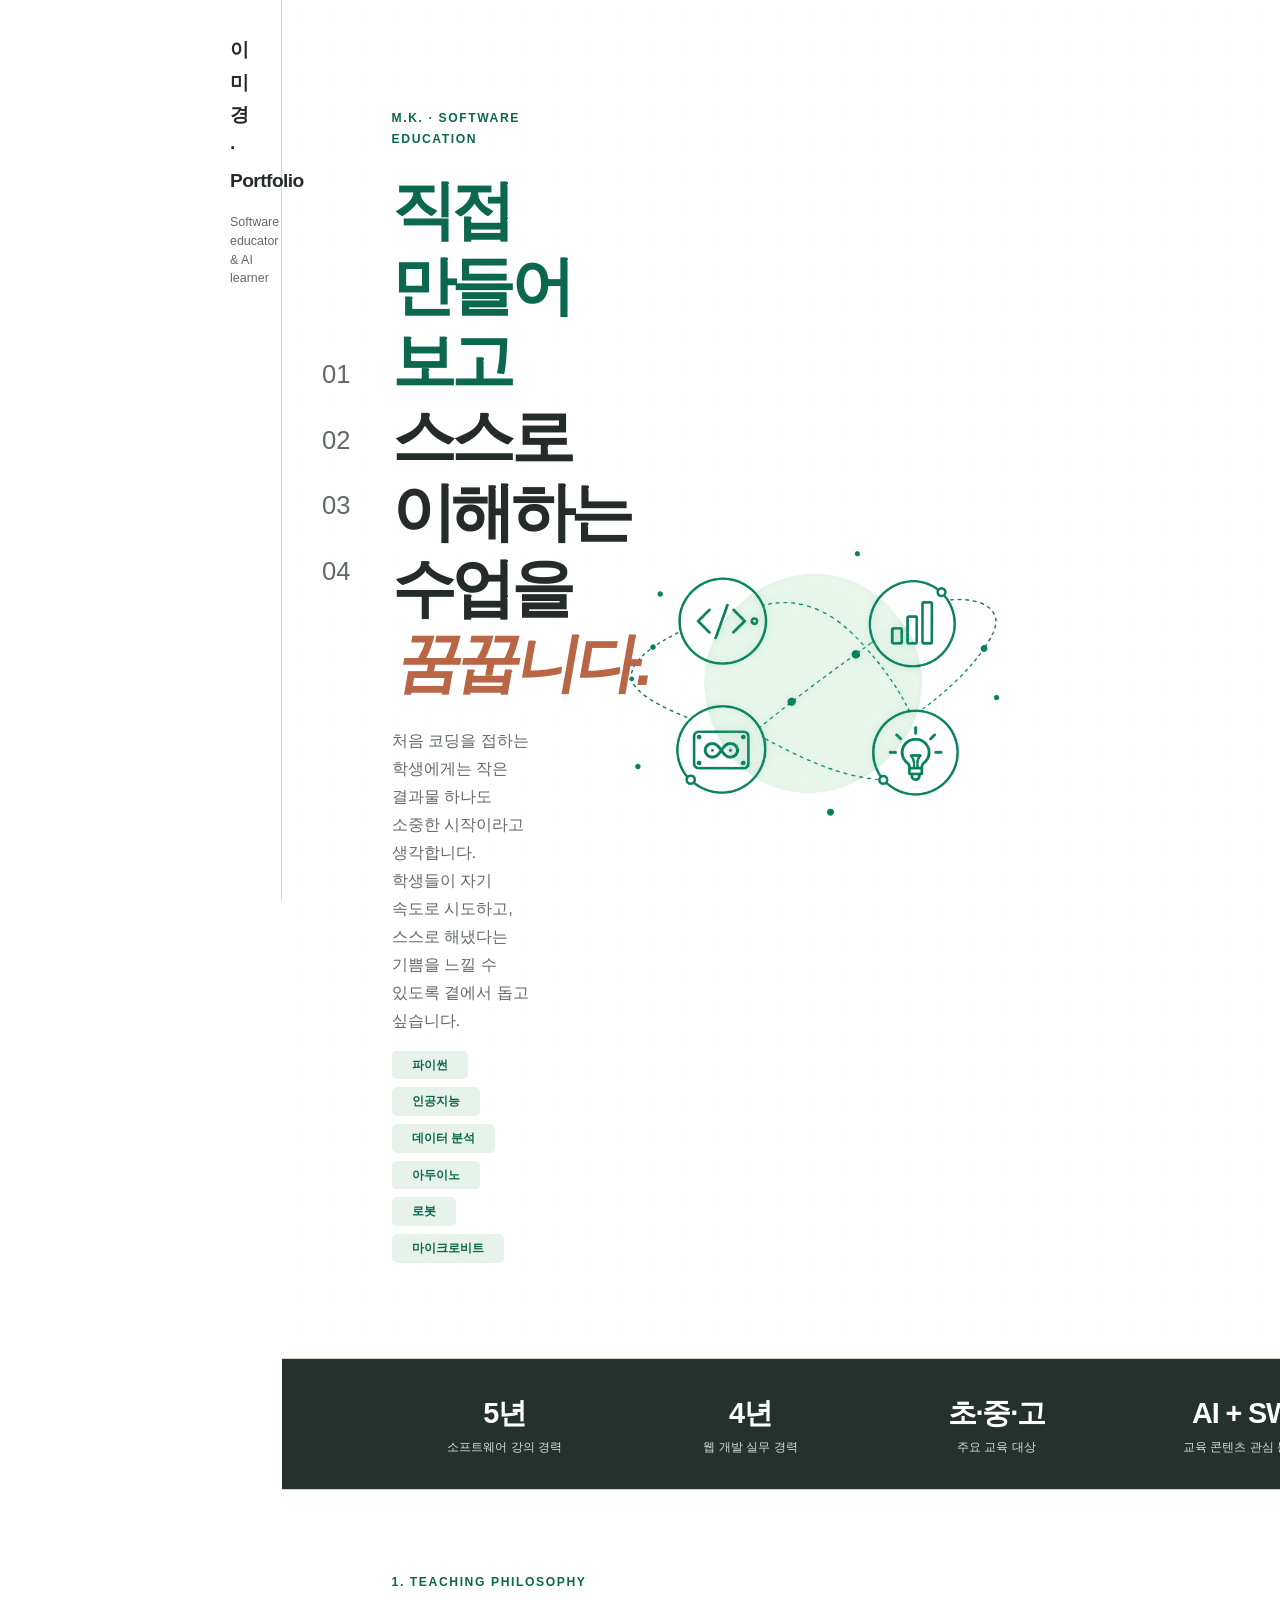
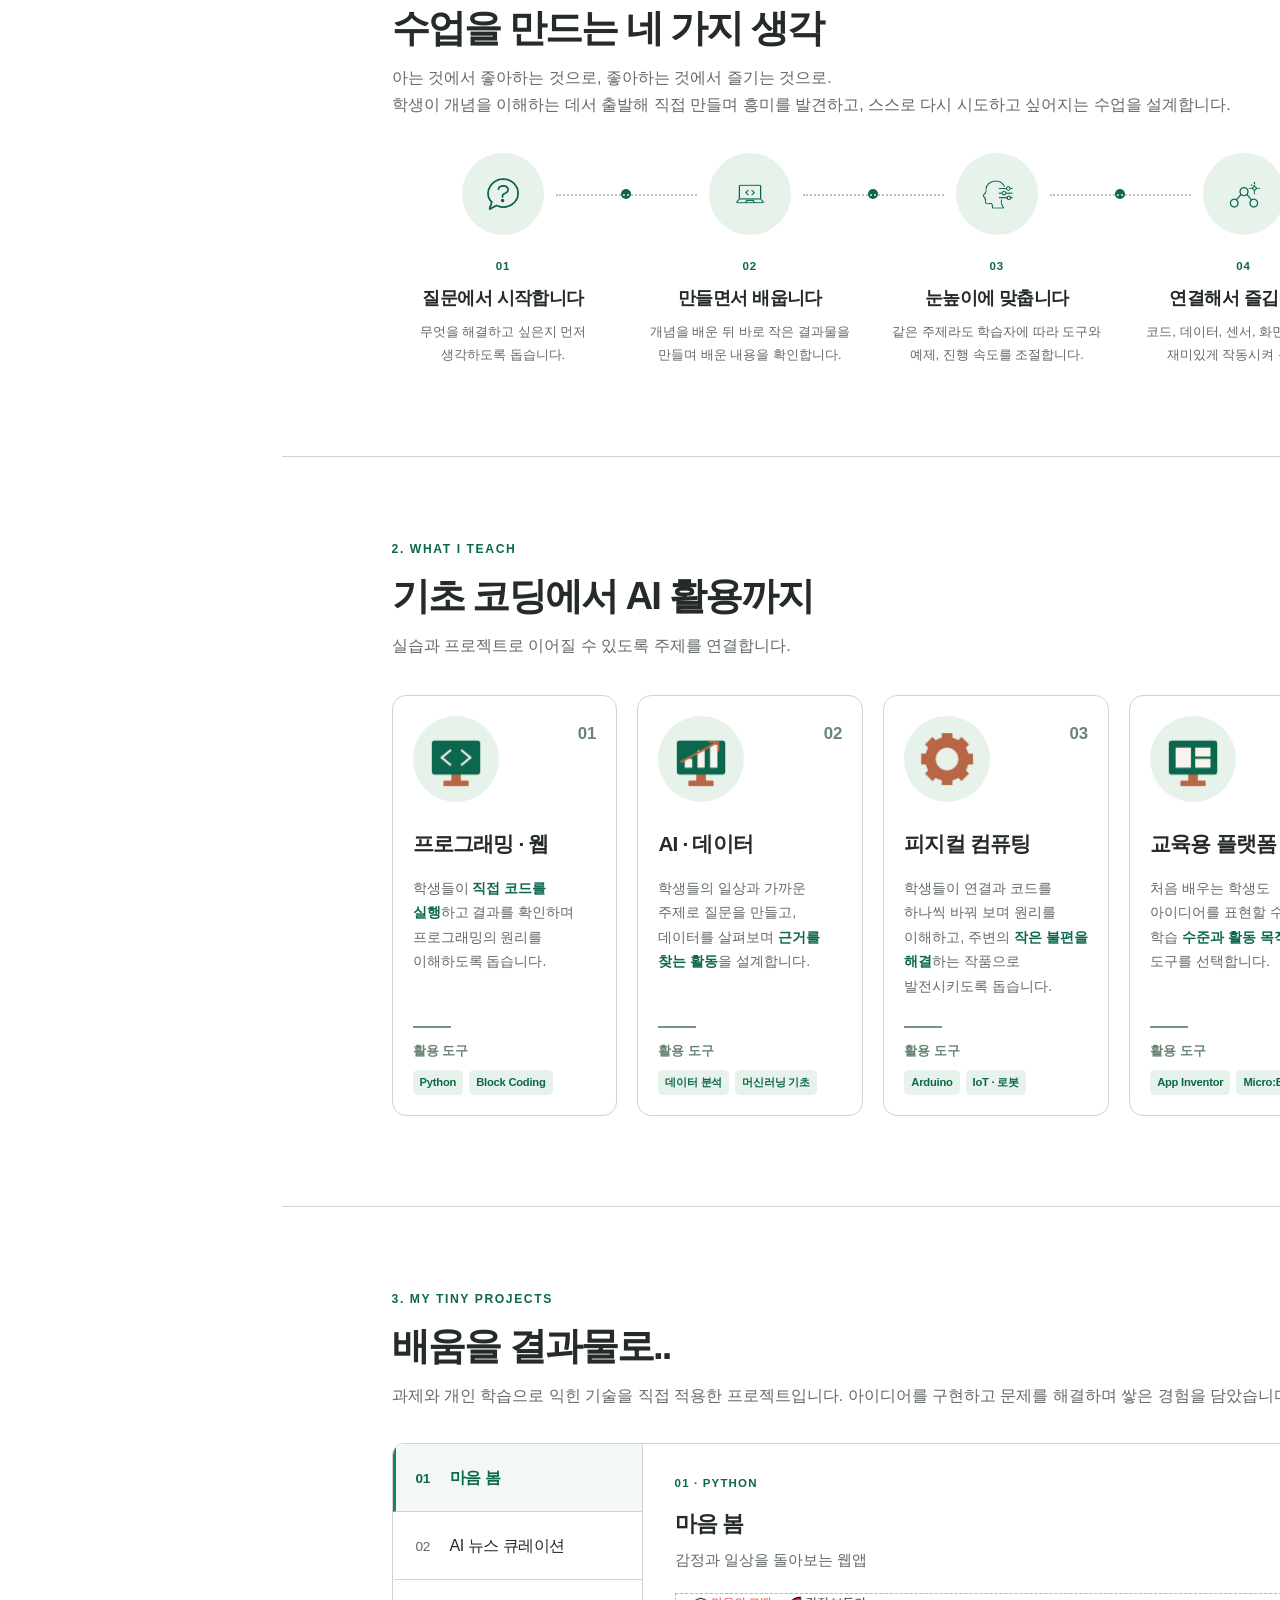
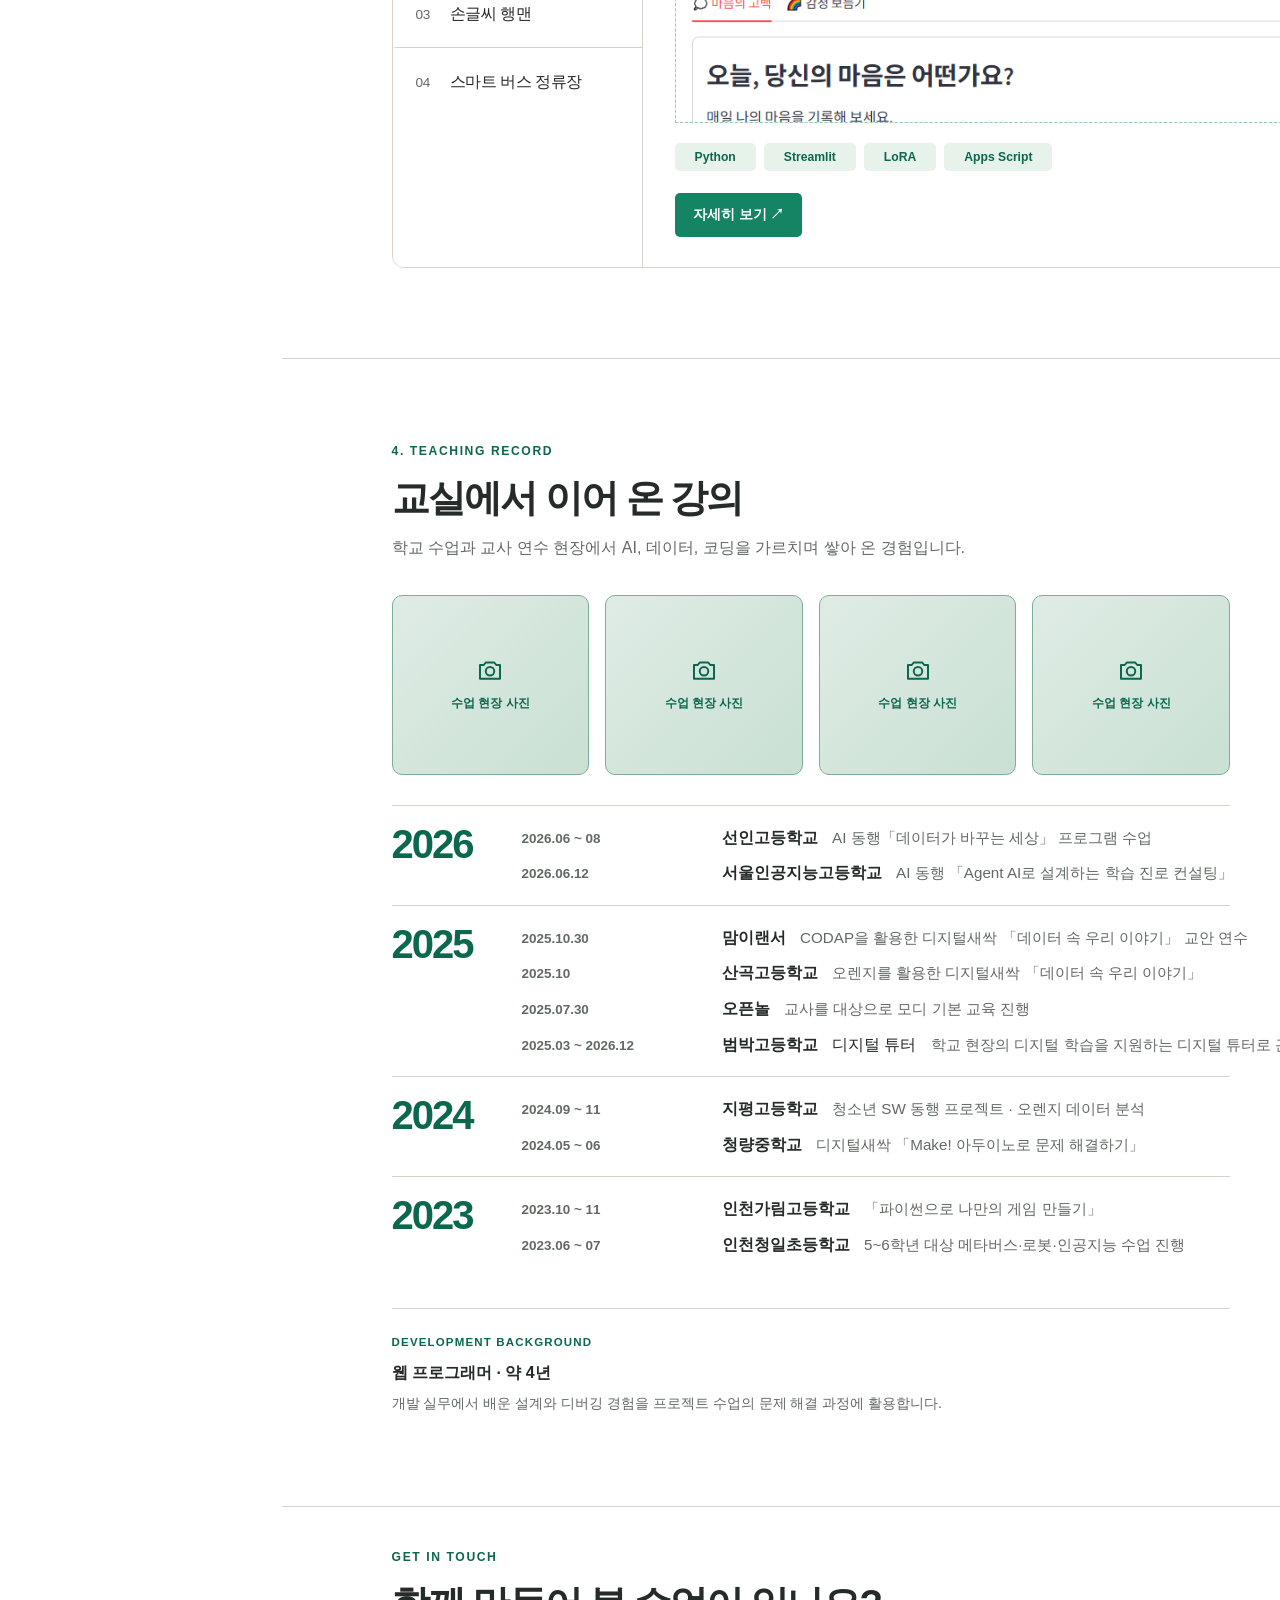
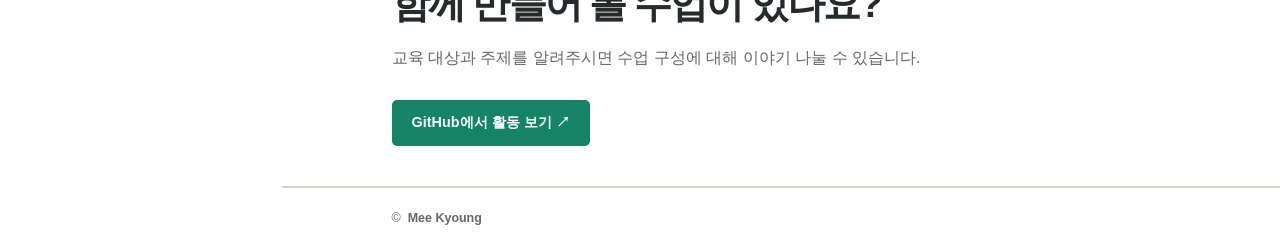
<file: index_white.html>
<!DOCTYPE html>
<html lang="ko">
<head>
  <meta charset="UTF-8">
  <meta name="viewport" content="width=device-width, initial-scale=1.0">
  <meta name="description" content="이미경 소프트웨어 강사의 AI·데이터 분석·피지컬 컴퓨팅 교육 포트폴리오">
  <title>이미경 | 만들면서 배우는 소프트웨어</title>
  <link rel="stylesheet" href="./lib/styles_white.css">
  <script src="./lib/script.js" defer></script>
</head>
<body>
  <!-- 왼쪽 메뉴 시작 -->
  <header class="site-header">
    <nav class="nav">
      <a class="logo" href="#top">
        <strong>이미경 · Portfolio</strong>
        <span>Software educator<br>&amp; AI learner</span>
      </a>
      <button class="menu-toggle" type="button">☰</button>

      <div class="nav-links" id="nav-links">
        <a href="#philosophy"><small>01</small><span class="nav-label">PHILOSOPHY</span></a>
        <a href="#skills"><small>02</small><span class="nav-label">WHAT I TEACH</span></a>
        <a href="#projects"><small>03</small><span class="nav-label">MY TINY PROJECTS</span></a>
        <a href="#career"><small>04</small><span class="nav-label">TEACHING RECORD</span></a>
        <!-- <a href="#resources"><small>05</small><span class="nav-label">CLASS RESOURCES</span></a> -->
      </div>
    </nav>
  </header>
  <!-- 왼쪽 메뉴 끝 -->

  <main>
    <!-- 첫 화면 소개 시작 -->
    <section class="hero" id="top">
      <div class="wrap hero-grid">
        <div class="hero-copy">
          <p class="eyebrow">M.K. · SOFTWARE EDUCATION</p>
          <h1>
<span class="highlight">직접 만들어 보고</span><br>
스스로 이해하는<br>
수업을 <span class="learn-emphasis">꿈꿉니다.</span></h1>
          <p class="hero-description">처음 코딩을 접하는 학생에게는 작은 결과물 하나도 소중한 시작이라고 생각합니다. 학생들이 자기 속도로 시도하고, 스스로 해냈다는 기쁨을 느낄 수 있도록 곁에서 돕고 싶습니다.</p>
          <div class="hero-tags">
              <span>파이썬</span><span>인공지능</span><span>데이터 분석</span><span>아두이노</span><span>로봇</span><span>마이크로비트</span>
          </div>
        </div>
        <div class="hero-art">
          <img src="./img/main.png">
        </div>
      </div>
    </section>
    <!-- 첫 화면 소개 끝 -->

    <!-- 경력 요약 숫자 시작 -->
    <section class="numbers">
      <div class="wrap number-grid">
        <div><strong>5년</strong><span>소프트웨어 강의 경력</span></div>
        <div><strong>4년</strong><span>웹 개발 실무 경력</span></div>
        <div><strong>초·중·고</strong><span>주요 교육 대상</span></div>
        <div><strong>AI + SW</strong><span>교육 콘텐츠 관심 분야</span></div>
      </div>
    </section>
    <!--  경력 요약 숫자 끝 -->

    <!--  강의 철학 시작 -->
    <section class="section" id="philosophy">
      <div class="wrap">
        <p class="section-label">1. TEACHING PHILOSOPHY</p>
        <div class="philosophy-heading">
          <h2>수업을 만드는 네 가지 생각</h2>
          <p class="section-lead">아는 것에서 좋아하는 것으로, 좋아하는 것에서 즐기는 것으로.<br>
          학생이 개념을 이해하는 데서 출발해 직접 만들며 흥미를 발견하고, 스스로 다시 시도하고 싶어지는 수업을 설계합니다.</p>
        </div>
        <div class="philosophy-grid">
          <article class="soft-card">
              <img class="philosophy-icon" src="img/icon-question.png" alt="" />
              <span class="card-number">01</span>
            <h3>질문에서 시작합니다</h3>
            <p>무엇을 해결하고 싶은지 먼저 생각하도록 돕습니다.</p>
          </article>
          <article class="soft-card">
              <img class="philosophy-icon" src="img/icon-making.png" alt="" />
              <span class="card-number">02</span>
            <h3>만들면서 배웁니다</h3>
            <p>개념을 배운 뒤 바로 작은 결과물을 만들며 배운 내용을 확인합니다.</p>
          </article>
          <article class="soft-card">
              <img class="philosophy-icon" src="img/icon-personalized.png" alt="" />
              <span class="card-number">03</span>
            <h3>눈높이에 맞춥니다</h3>
            <p>같은 주제라도 학습자에 따라 도구와 예제, 진행 속도를 조절합니다.</p>
          </article>
          <article class="soft-card">
              <img class="philosophy-icon" src="img/icon-connections.png" alt="" />
              <span class="card-number">04</span>
            <h3>연결해서 즐깁니다.</h3>
            <p>코드, 데이터, 센서, 화면을 연결해 재미있게 작동시켜 봅니다.</p>
          </article>
        </div>
      </div>
    </section>
    <!--  강의 철학 끝 -->

    <section class="section section-tint" id="skills">
      <div class="wrap">
        <p class="section-label">2. WHAT I TEACH</p>
        <h2>기초 코딩에서 AI 활용까지</h2>
        <p class="section-lead">실습과 프로젝트로 이어질 수 있도록 주제를 연결합니다.</p>
        
        <div class="skill-grid-4col">

          <article class="skill-card">
            <div class="card-icon-wrapper">
              <div class="icon-circle">
                <img src="./img/icon_code.png" alt="" width="58" height="58">
              </div>
              <span class="skill-card-number">01</span>
            </div>
            <div class="card-content">
              <h3>프로그래밍 · 웹</h3>
              <p class="skill-desc-v2">학생들이 <strong>직접 코드를 실행</strong>하고 결과를 확인하며 프로그래밍의 원리를 이해하도록 돕습니다.</p>
            </div>
            <div class="card-footer">
              <p class="card-tools-label">활용 도구</p>
              <div class="card-tags">
                <span>Python</span>
                <span>Block Coding</span>
              </div>
            </div>
          </article>

          <article class="skill-card">
            <div class="card-icon-wrapper">
              <div class="icon-circle">
                <img src="./img/icon_chart.png" alt="" width="58" height="58">
              </div>
              <span class="skill-card-number">02</span>
            </div>
            <div class="card-content">
              <h3>AI · 데이터</h3>
              <p class="skill-desc-v2">학생들의 일상과 가까운 주제로 질문을 만들고, 데이터를 살펴보며 <strong>근거를 찾는 활동</strong>을 설계합니다.</p>
            </div>
            <div class="card-footer">
              <p class="card-tools-label">활용 도구</p>
              <div class="card-tags">
                <span>데이터 분석</span>
                <span>머신러닝 기초</span>
              </div>
            </div>
          </article>

          <article class="skill-card">
            <div class="card-icon-wrapper">
              <div class="icon-circle">
                <img src="./img/icon_gear.png" alt="" width="58" height="58">
              </div>
              <span class="skill-card-number">03</span>
            </div>
            <div class="card-content">
              <h3>피지컬 컴퓨팅</h3>
              <p class="skill-desc-v2">학생들이 연결과 코드를 하나씩 바꿔 보며 원리를 이해하고, 주변의 <strong>작은 불편을 해결</strong>하는 작품으로 발전시키도록 돕습니다.</p>
            </div>
            <div class="card-footer">
              <p class="card-tools-label">활용 도구</p>
              <div class="card-tags">
                <span>Arduino</span>
                <span>IoT · 로봇</span>
              </div>
            </div>
          </article>

          <article class="skill-card">
            <div class="card-icon-wrapper">
              <div class="icon-circle">
                <img src="./img/icon_platform.png" alt="" width="58" height="58">
              </div>
              <span class="skill-card-number">04</span>
            </div>
            <div class="card-content">
              <h3>교육용 플랫폼</h3>
              <p class="skill-desc-v2">처음 배우는 학생도 아이디어를 표현할 수 있도록 학습 <strong>수준과 활동 목적</strong>에 맞는 도구를 선택합니다.</p>
            </div>
            <div class="card-footer">
              <p class="card-tools-label">활용 도구</p>
              <div class="card-tags">
                <span>App Inventor</span>
                <span>Micro:Bit</span>
              </div>
            </div>
          </article>
        </div>
      </div>
    </section>
    <!--  강의 분야 끝 -->

    <!--  프로젝트 시작 -->       
    <section class="section" id="projects">
      <div class="wrap">
        <p class="section-label">3. MY TINY PROJECTS</p>
        <h2>배움을 결과물로..</h2>
        <p class="section-lead">과제와 개인 학습으로 익힌 기술을 직접 적용한 프로젝트입니다. 아이디어를 구현하고 문제를 해결하며 쌓은 경험을 담았습니다.</p>
        <div class="project-split">
          <!--  왼쪽 프로젝트 목록 시작 -->
          <div class="project-list">
            <button class="project-tab is-active" type="button"><small>01</small><span>마음 봄</span></button>
            <button class="project-tab" type="button"><small>02</small><span>AI 뉴스 큐레이션</span></button>
            <button class="project-tab" type="button"><small>03</small><span>손글씨 행맨</span></button>
            <button class="project-tab" type="button"><small>04</small><span>스마트 버스 정류장</span></button>
          </div>
          <!--   왼쪽 프로젝트 목록 끝 -->
          <!--   오른쪽 미리보기 패널 시작 (프로젝트마다 1개) -->
          <!-- [프로젝트 섹션 미리보기 패널 부분] -->
          <div class="project-preview">
            <div class="project-pane">
              <span class="project-top">01 · PYTHON </span>
              <strong>마음 봄</strong>
              <p class="project-summary">감정과 일상을 돌아보는 웹앱</p>
              <img class="project-shot" src="./img/mind_small.png" alt="마음 봄 미리보기">
              <div class="pill-list"><span>Python</span><span>Streamlit</span><span>LoRA</span><span>Apps Script</span></div>
              <a class="project-more" href="./project_01.html" onclick="window.open(this.href, 'p1', 'width=860,height=750,scrollbars=yes,resizable=yes'); return false;">자세히 보기 ↗</a>
            </div>
            <div class="project-pane" data-pane="news" hidden>
              <span class="project-top">02 · AI LITERACY</span>
              <strong>AI 뉴스 큐레이션</strong>
              <p class="project-summary">AI 타임즈 최신 뉴스 Brifing 웹앱</p>
              <img class="project-shot" src="./img/news_small.png" alt="AI 뉴스 큐레이션 미리보기">
              <div class="pill-list"><span>Python</span><span>Streamlit</span><span>Gemini API</span></div>
              <a class="project-more" href="./project_02.html" onclick="window.open(this.href, 'p2', 'width=860,height=750,scrollbars=yes,resizable=yes'); return false;">자세히 보기 ↗</a>
            </div>
            <div class="project-pane" data-pane="hangman" hidden>
              <span class="project-top">03 · GAME</span>
              <strong>손글씨 행맨</strong>
              <p class="project-summary">직접 쓴 글자로 진행하는 단어 게임</p>
              <img class="project-shot" src="./img/hang_small.png" alt="손글씨 행맨 미리보기">
              <div class="pill-list"><span>Python</span><span>Streamlit</span><span>EMNIST</span></div>
              <a class="project-more" href="./project_03.html" onclick="window.open(this.href, 'p3', 'width=860,height=750,scrollbars=yes,resizable=yes'); return false;">자세히 보기 ↗</a>
            </div>
            <div class="project-pane" data-pane="iot" hidden>
              <span class="project-top">04 · ARDUINO IOT</span>
              <strong>교통 약자를 위한 스마트 버스정류장</strong>
              <p class="project-summary">전광판 웹앱, Arduino 버스정류장</p>
              <img class="project-shot" src="./img/bus_small.png" alt="스마트 버스정류장 미리보기">
              <div class="pill-list"><span>Arduino</span><span>Serial</span><span>Streamlit</span></div>
              <a class="project-more" href="./project_04.html" onclick="window.open(this.href, 'p4', 'width=860,height=750,scrollbars=yes,resizable=yes'); return false;">자세히 보기 ↗</a>
            </div>
          </div>
          <!-- 오른쪽 미리보기 패널 끝 -->
        </div>
      </div>
    </section>
    <!--  프로젝트 끝 -->

    <!--  강의 경력 시작 -->
    <section class="section section-tint" id="career">
      <div class="wrap">
        <p class="section-label">4. TEACHING RECORD</p>
        <h2 id="career-title">교실에서 이어 온 강의</h2>
        <p class="section-lead">학교 수업과 교사 연수 현장에서 AI, 데이터, 코딩을 가르치며 쌓아 온 경험입니다.</p>
                <!-- 수업 사진: 사진이 준비되면 <div class="career-photo is-empty">…</div> 를 <div class="career-photo"><img src="./img/파일명.jpg" alt="수업 현장 사진"></div> 로 바꾸세요. -->
        <div class="career-photos">
          <div class="career-photo is-empty"><svg viewBox="0 0 24 24" width="30" height="30" fill="none" stroke="currentColor" stroke-width="1.6" stroke-linecap="round" stroke-linejoin="round" aria-hidden="true"><path d="M4 8h3l1.6-2h6.8L17 8h3v11H4z"/><circle cx="12" cy="13" r="3.4"/></svg><span>수업 현장 사진</span></div>
          <div class="career-photo is-empty"><svg viewBox="0 0 24 24" width="30" height="30" fill="none" stroke="currentColor" stroke-width="1.6" stroke-linecap="round" stroke-linejoin="round" aria-hidden="true"><path d="M4 8h3l1.6-2h6.8L17 8h3v11H4z"/><circle cx="12" cy="13" r="3.4"/></svg><span>수업 현장 사진</span></div>
          <div class="career-photo is-empty"><svg viewBox="0 0 24 24" width="30" height="30" fill="none" stroke="currentColor" stroke-width="1.6" stroke-linecap="round" stroke-linejoin="round" aria-hidden="true"><path d="M4 8h3l1.6-2h6.8L17 8h3v11H4z"/><circle cx="12" cy="13" r="3.4"/></svg><span>수업 현장 사진</span></div>
          <div class="career-photo is-empty"><svg viewBox="0 0 24 24" width="30" height="30" fill="none" stroke="currentColor" stroke-width="1.6" stroke-linecap="round" stroke-linejoin="round" aria-hidden="true"><path d="M4 8h3l1.6-2h6.8L17 8h3v11H4z"/><circle cx="12" cy="13" r="3.4"/></svg><span>수업 현장 사진</span></div>
        </div>
        <!-- 연도별로 묶고, 각 연도 안에서는 최근 이력부터 배치합니다. -->
        <div class="career-timeline">
          <div class="career-year-group">
            <h3 class="career-year">2026</h3>
            <ol class="career-events career-events--inline">
              <li class="career-event">
                <div class="career-date">
                  <time datetime="2026-06">2026.06 ~ 08</time>
                </div>
                <div class="career-content career-meta">
                  <span class="career-school">선인고등학교</span>
                  <p>AI 동행「데이터가 바꾸는 세상」 프로그램 수업</p>
                </div>
              </li>
              <li class="career-event">
                <div class="career-date">
                  <time datetime="2026-06-12">2026.06.12</time>
                </div>
                <div class="career-content career-meta">
                  <span class="career-school">서울인공지능고등학교</span>
                  <p>AI 동행 「Agent AI로 설계하는 학습 진로 컨설팅」</p>
                </div>
              </li>
            </ol>
          </div>

          <div class="career-year-group">
            <h3 class="career-year">2025</h3>
            <ol class="career-events career-events--inline">
              <li class="career-event">
                <div class="career-date">
                  <time>2025.10.30</time>
                </div>
                <div class="career-content career-meta">
                  <span class="career-school">맘이랜서</span>
                  <p>CODAP을 활용한 디지털새싹 「데이터 속 우리 이야기」 교안 연수</p>
                </div>
              </li>
              <li class="career-event">
                <div class="career-date">
                  <time>2025.10</time>
                </div>
                <div class="career-content career-meta">
                  <span class="career-school">산곡고등학교</span>
                  <p>오렌지를 활용한 디지털새싹 「데이터 속 우리 이야기」</p>
                </div>
              </li>
              <li class="career-event">
                <div class="career-date">
                  <time>2025.07.30</time>
                </div>
                <div class="career-content career-meta">
                  <span class="career-school">오픈놀</span>
                  <p>교사를 대상으로 모디 기본 교육 진행</p>
                </div>
              </li> 
              <li class="career-event">
                <div class="career-date">
                  <time>2025.03 ~ 2026.12</time>
                </div>
                <div class="career-content career-meta">
                  <span class="career-school">범박고등학교</span>
                  <span class="career-role">디지털 튜터</span>
                  <p>학교 현장의 디지털 학습을 지원하는 디지털 튜터로 근무</p>
                </div>
              </li>                            
            </ol>
          </div>
          
          <div class="career-year-group">
            <h3 class="career-year">2024</h3>
            <ol class="career-events career-events--inline">
              <li class="career-event">
                <div class="career-date">
                  <time>2024.09 ~ 11</time>
                </div>
                <div class="career-content career-meta">
                  <span class="career-school">지평고등학교</span>
                  <p>청소년 SW 동행 프로젝트 · 오렌지 데이터 분석</p>
                </div>
              </li>
              <li class="career-event">
                <div class="career-date">
                  <time>2024.05 ~ 06</time>
                </div>
                <div class="career-content career-meta">
                  <span class="career-school">청량중학교</span>
                  <p>디지털새싹 「Make! 아두이노로 문제 해결하기」</p>
                </div>
              </li>
            </ol>
          </div>
          
          <div class="career-year-group">
            <h3 class="career-year">2023</h3>
            <ol class="career-events career-events--inline">
              <li class="career-event">
                <div class="career-date">
                  <time>2023.10 ~ 11</time>
                </div>
                <div class="career-content career-meta">
                  <span class="career-school">인천가림고등학교</span>
                  <p>「파이썬으로 나만의 게임 만들기」</p>
                </div>
              </li>
              <li class="career-event">
                <div class="career-date">
                  <time>2023.06 ~ 07</time>
                </div>
                <div class="career-content career-meta">
                  <span class="career-school">인천청일초등학교</span>
                  <p>5~6학년 대상 메타버스·로봇·인공지능 수업 진행</p>
                </div>
              </li>
            </ol>
          </div>
        </div>
        <div class="background">
          <span>DEVELOPMENT BACKGROUND</span>
          <strong>웹 프로그래머 · 약 4년</strong>
          <p>개발 실무에서 배운 설계와 디버깅 경험을 프로젝트 수업의 문제 해결 과정에 활용합니다.</p>
        </div>
      </div>
    </section>
    <!-- 강의 경력 끝 -->

    <!-- 강의 문의 시작 -->
    <section class="contact" id="contact">
      <div class="wrap contact-inner">
        <p class="section-label">GET IN TOUCH</p>
        <h2>함께 만들어 볼 수업이 있나요?</h2>
        <p>교육 대상과 주제를 알려주시면 수업 구성에 대해 이야기 나눌 수 있습니다.</p>
        <a class="btn btn-primary" href="https://github.com/huduby777" target="_blank">GitHub에서 활동 보기 ↗</a>
      </div>
    </section>
    <!-- 강의 문의 끝 -->
  </main>

  <!-- 화면 오른쪽 아래 TOP 버튼 시작 -->
  <button class="back-to-top" id="back-to-top" type="button">TOP ↑</button>
  <!-- 화면 오른쪽 아래 TOP 버튼 끝 -->

  <!-- 프로젝트 상세 팝업 시작 -->
  <dialog class="project-dialog" id="project-dialog">
    <button class="dialog-close" type="button">×</button>
    <p class="section-label" id="dialog-category"></p>
    <h2 id="dialog-title"></h2>
    <div id="dialog-img">이미지</div>
    <div id="dialog-details"></div>
  </dialog>
  <!-- 프로젝트 상세 팝업 끝 -->

  <!-- 푸터 시작 -->
  <footer class="footer"><div class="wrap"><span>© <span id="year"></span>&nbsp;<b>Mee Kyoung</b></span>&nbsp;</div></footer>
  <!-- 푸터 끝 -->
</body>
</html>
</file>
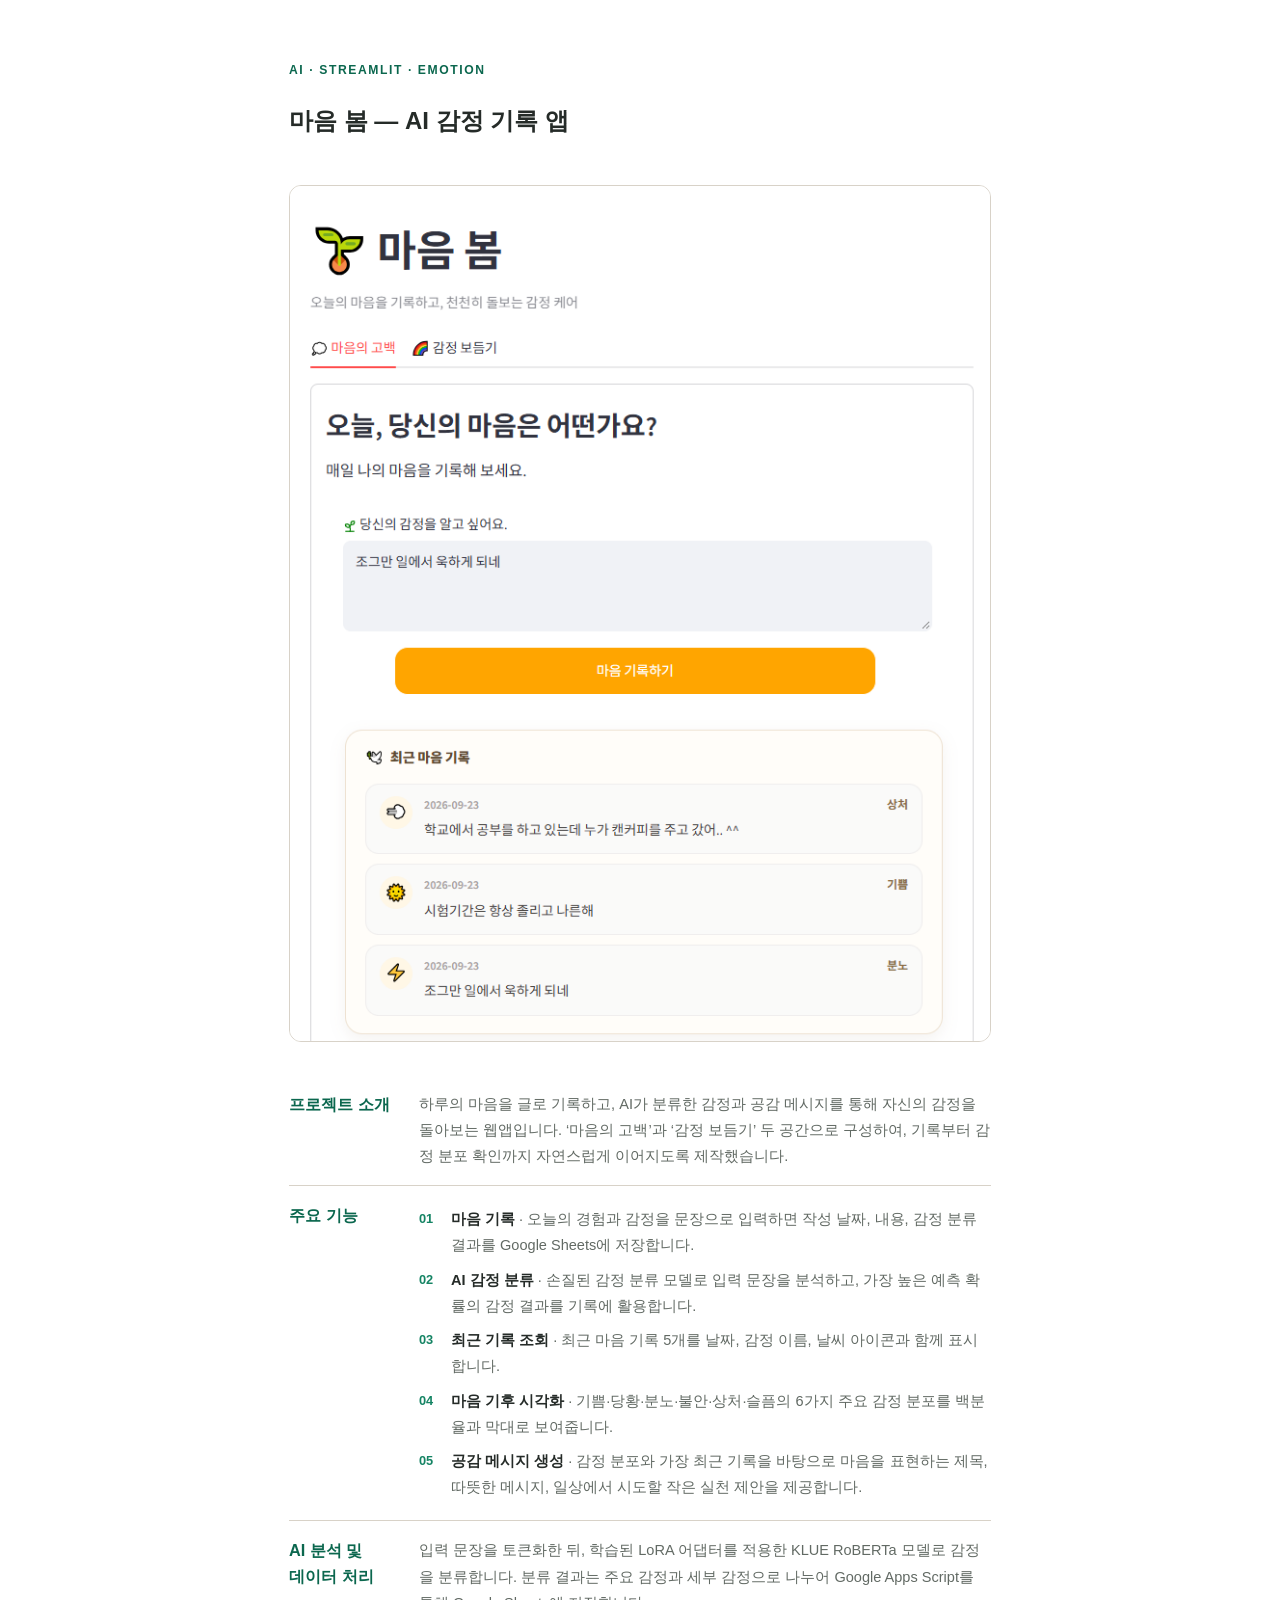
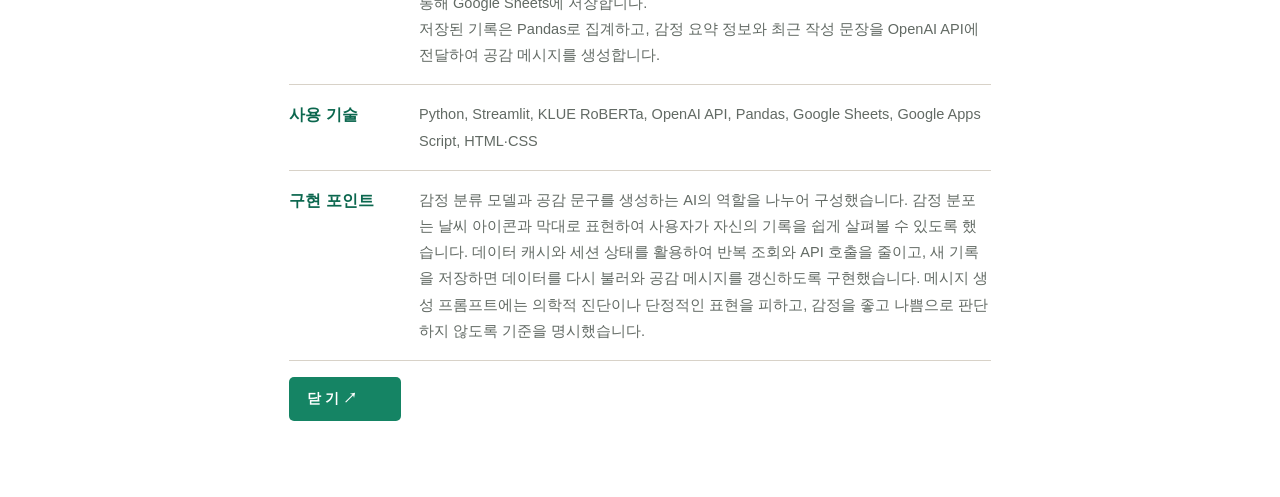
<file: project_01.html>
<!DOCTYPE html>
<html lang="ko">
<head>
  <meta charset="UTF-8">
  <meta name="viewport" content="width=device-width, initial-scale=1.0">
  <title>마음 봄 — AI 감정 기록 앱 | 프로젝트 상세</title>
  <link rel="stylesheet" href="./lib/styles.css">
</head>
<body>
  <main class="detail-container">
    <p class="section-label">AI · STREAMLIT · EMOTION</p>
    <h2>마음 봄 — AI 감정 기록 앱</h2>
    <img class="detail-hero-img" src="./img/mind_img.png" alt="마음 봄 상세 화면">

    <div class="detail-content">
      <div class="detail-row">
        <div class="detail-label">프로젝트 소개</div>
        <div class="detail-body">
          <p>하루의 마음을 글로 기록하고, AI가 분류한 감정과 공감 메시지를 통해 자신의 감정을 돌아보는 웹앱입니다. ‘마음의 고백’과 ‘감정 보듬기’ 두 공간으로 구성하여, 기록부터 감정 분포 확인까지 자연스럽게 이어지도록 제작했습니다.</p>
        </div>
      </div>

      <div class="detail-row">
        <div class="detail-label">주요 기능</div>
        <div class="detail-body">
          <div class="detail-item"><em>01</em><span><b>마음 기록</b> · 오늘의 경험과 감정을 문장으로 입력하면 작성 날짜, 내용, 감정 분류 결과를 Google Sheets에 저장합니다.</span></div>
          <div class="detail-item"><em>02</em><span><b>AI 감정 분류</b> · 손질된 감정 분류 모델로 입력 문장을 분석하고, 가장 높은 예측 확률의 감정 결과를 기록에 활용합니다.</span></div>
          <div class="detail-item"><em>03</em><span><b>최근 기록 조회</b> · 최근 마음 기록 5개를 날짜, 감정 이름, 날씨 아이콘과 함께 표시합니다.</span></div>
          <div class="detail-item"><em>04</em><span><b>마음 기후 시각화</b> · 기쁨·당황·분노·불안·상처·슬픔의 6가지 주요 감정 분포를 백분율과 막대로 보여줍니다.</span></div>
          <div class="detail-item"><em>05</em><span><b>공감 메시지 생성</b> · 감정 분포와 가장 최근 기록을 바탕으로 마음을 표현하는 제목, 따뜻한 메시지, 일상에서 시도할 작은 실천 제안을 제공합니다.</span></div>
        </div>
      </div>

      <div class="detail-row">
        <div class="detail-label">AI 분석 및 데이터 처리</div>
        <div class="detail-body">
          <p>입력 문장을 토큰화한 뒤, 학습된 LoRA 어댑터를 적용한 KLUE RoBERTa 모델로 감정을 분류합니다. 분류 결과는 주요 감정과 세부 감정으로 나누어 Google Apps Script를 통해 Google Sheets에 저장합니다.<br>저장된 기록은 Pandas로 집계하고, 감정 요약 정보와 최근 작성 문장을 OpenAI API에 전달하여 공감 메시지를 생성합니다.</p>
        </div>
      </div>

      <div class="detail-row">
        <div class="detail-label">사용 기술</div>
        <div class="detail-body">
          <p>Python, Streamlit, KLUE RoBERTa, OpenAI API, Pandas, Google Sheets, Google Apps Script, HTML·CSS</p>
        </div>
      </div>

      <div class="detail-row">
        <div class="detail-label">구현 포인트</div>
        <div class="detail-body">
          <p>감정 분류 모델과 공감 문구를 생성하는 AI의 역할을 나누어 구성했습니다. 감정 분포는 날씨 아이콘과 막대로 표현하여 사용자가 자신의 기록을 쉽게 살펴볼 수 있도록 했습니다. 데이터 캐시와 세션 상태를 활용하여 반복 조회와 API 호출을 줄이고, 새 기록을 저장하면 데이터를 다시 불러와 공감 메시지를 갱신하도록 구현했습니다. 메시지 생성 프롬프트에는 의학적 진단이나 단정적인 표현을 피하고, 감정을 좋고 나쁨으로 판단하지 않도록 기준을 명시했습니다.</p>
        </div>
      </div>

      <div class="detail-row">
        <a class="project-more" onclick="window.close();">닫 기 ↗</a>
      </div>      
    </div>
  </main>
</body>
</html>
</file>
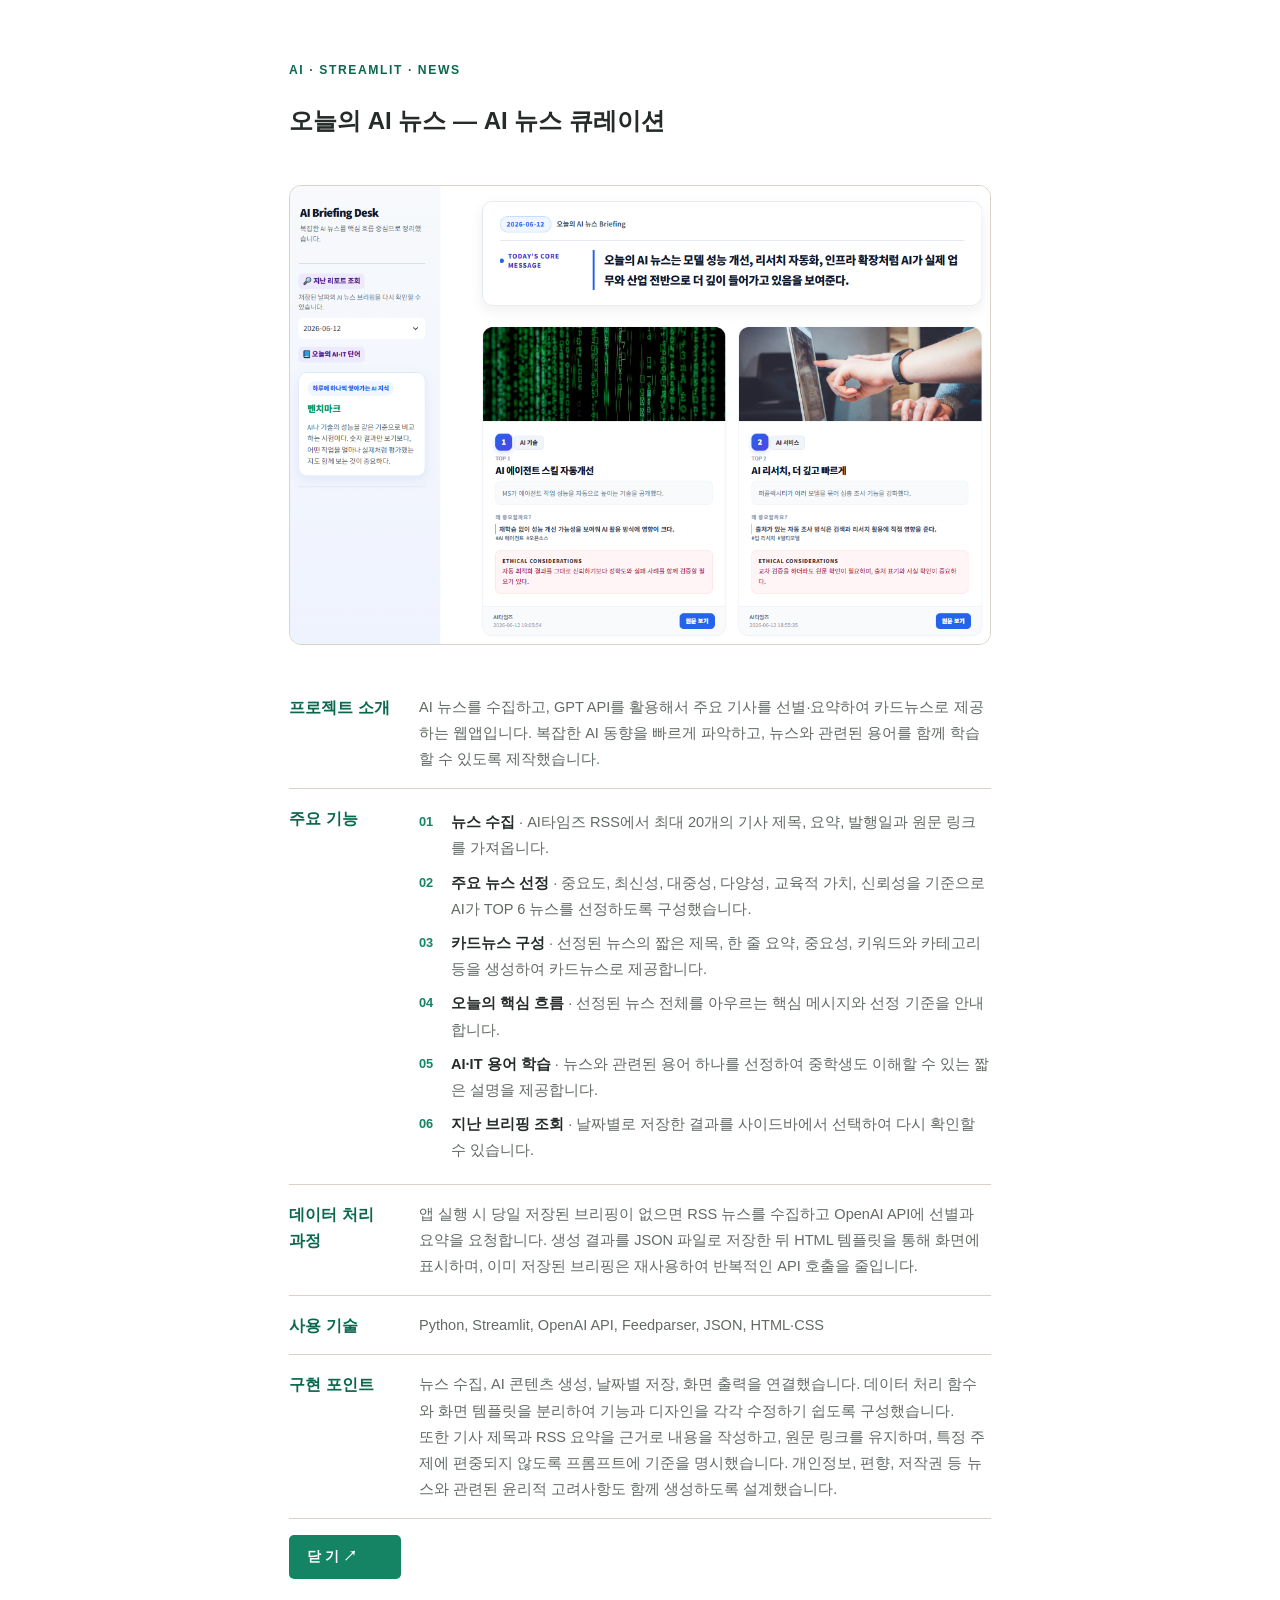
<file: project_02.html>
<!DOCTYPE html>
<html lang="ko">
<head>
  <meta charset="UTF-8">
  <meta name="viewport" content="width=device-width, initial-scale=1.0">
  <title>오늘의 AI 뉴스 — AI 뉴스 큐레이션 | 프로젝트 상세</title>
  <link rel="stylesheet" href="./lib/styles.css">
  <style>
    .detail-container { max-width: 860px; margin: 60px auto; padding: 0 24px; }
    .detail-back { display: inline-flex; align-items: center; margin-bottom: 24px; color: var(--accent); font-weight: 700; }
    .detail-hero-img { width: 100%; border: 1px solid var(--line); border-radius: 12px; margin: 24px 0 36px; }
  </style>
</head>
<body>
  <main class="detail-container">
    <p class="section-label">AI · STREAMLIT · NEWS</p>
    <h2>오늘의 AI 뉴스 — AI 뉴스 큐레이션</h2>
    <img class="detail-hero-img" src="./img/news_img.png" alt="AI 뉴스 큐레이션 화면">

    <div class="detail-content">
      <div class="detail-row">
        <div class="detail-label">프로젝트 소개</div>
        <div class="detail-body">
          <p>AI 뉴스를 수집하고, GPT API를 활용해서 주요 기사를 선별·요약하여 카드뉴스로 제공하는 웹앱입니다. 복잡한 AI 동향을 빠르게 파악하고, 뉴스와 관련된 용어를 함께 학습할 수 있도록 제작했습니다.</p>
        </div>
      </div>

      <div class="detail-row">
        <div class="detail-label">주요 기능</div>
        <div class="detail-body">
          <div class="detail-item"><em>01</em><span><b>뉴스 수집</b> · AI타임즈 RSS에서 최대 20개의 기사 제목, 요약, 발행일과 원문 링크를 가져옵니다.</span></div>
          <div class="detail-item"><em>02</em><span><b>주요 뉴스 선정</b> · 중요도, 최신성, 대중성, 다양성, 교육적 가치, 신뢰성을 기준으로 AI가 TOP 6 뉴스를 선정하도록 구성했습니다.</span></div>
          <div class="detail-item"><em>03</em><span><b>카드뉴스 구성</b> · 선정된 뉴스의 짧은 제목, 한 줄 요약, 중요성, 키워드와 카테고리 등을 생성하여 카드뉴스로 제공합니다.</span></div>
          <div class="detail-item"><em>04</em><span><b>오늘의 핵심 흐름</b> · 선정된 뉴스 전체를 아우르는 핵심 메시지와 선정 기준을 안내합니다.</span></div>
          <div class="detail-item"><em>05</em><span><b>AI·IT 용어 학습</b> · 뉴스와 관련된 용어 하나를 선정하여 중학생도 이해할 수 있는 짧은 설명을 제공합니다.</span></div>
          <div class="detail-item"><em>06</em><span><b>지난 브리핑 조회</b> · 날짜별로 저장한 결과를 사이드바에서 선택하여 다시 확인할 수 있습니다.</span></div>
        </div>
      </div>

      <div class="detail-row">
        <div class="detail-label">데이터 처리 과정</div>
        <div class="detail-body">
          <p>앱 실행 시 당일 저장된 브리핑이 없으면 RSS 뉴스를 수집하고 OpenAI API에 선별과 요약을 요청합니다. 생성 결과를 JSON 파일로 저장한 뒤 HTML 템플릿을 통해 화면에 표시하며, 이미 저장된 브리핑은 재사용하여 반복적인 API 호출을 줄입니다.</p>
        </div>
      </div>

      <div class="detail-row">
        <div class="detail-label">사용 기술</div>
        <div class="detail-body">
          <p>Python, Streamlit, OpenAI API, Feedparser, JSON, HTML·CSS</p>
        </div>
      </div>

      <div class="detail-row">
        <div class="detail-label">구현 포인트</div>
        <div class="detail-body">
          <p>뉴스 수집, AI 콘텐츠 생성, 날짜별 저장, 화면 출력을 연결했습니다. 데이터 처리 함수와 화면 템플릿을 분리하여 기능과 디자인을 각각 수정하기 쉽도록 구성했습니다.<br>또한 기사 제목과 RSS 요약을 근거로 내용을 작성하고, 원문 링크를 유지하며, 특정 주제에 편중되지 않도록 프롬프트에 기준을 명시했습니다. 개인정보, 편향, 저작권 등 뉴스와 관련된 윤리적 고려사항도 함께 생성하도록 설계했습니다.</p>
        </div>
      </div>
      <div class="detail-row">
        <a class="project-more" onclick="window.close();">닫 기 ↗</a>
      </div>      
    </div>
  </main>
</body>
</html>
</file>
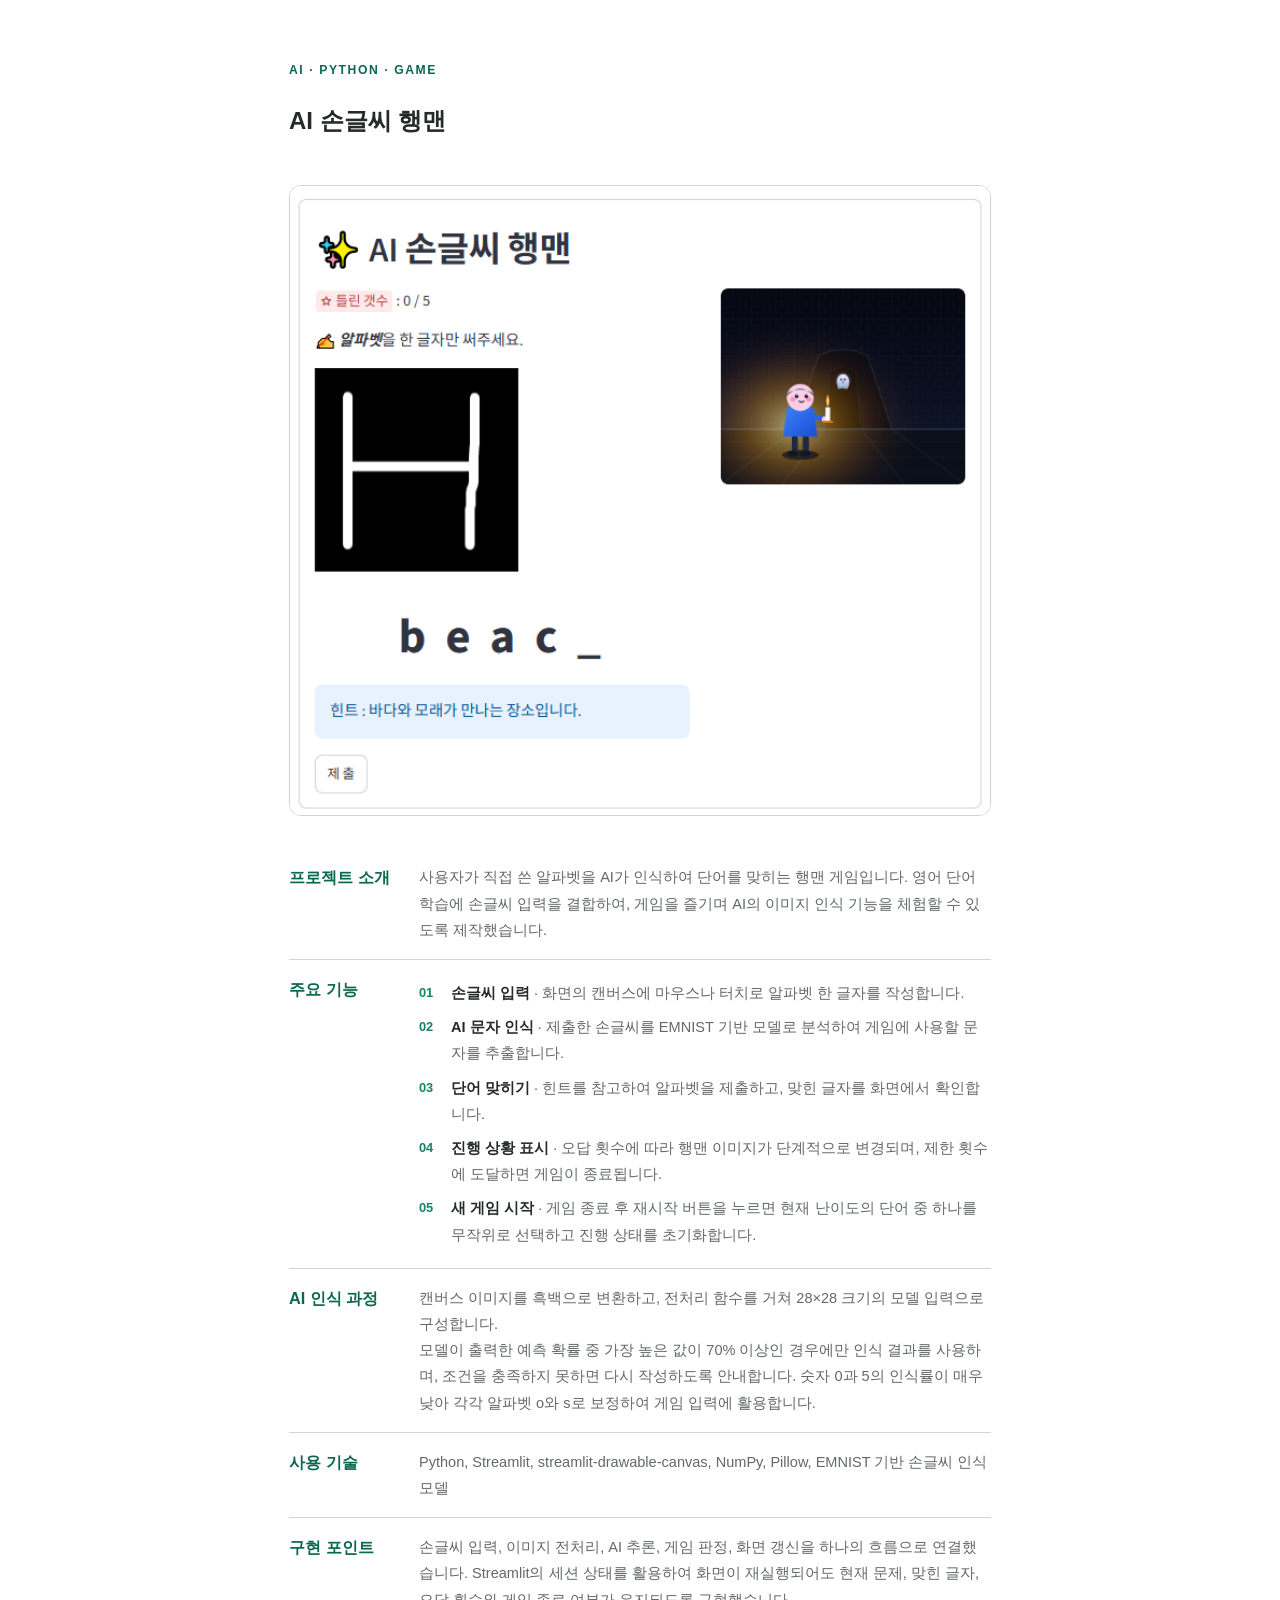
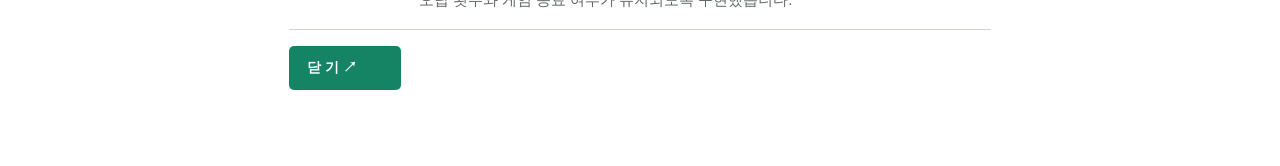
<file: project_03.html>
<!DOCTYPE html>
<html lang="ko">
<head>
  <meta charset="UTF-8">
  <meta name="viewport" content="width=device-width, initial-scale=1.0">
  <title>AI 손글씨 행맨 | 프로젝트 상세</title>
  <link rel="stylesheet" href="./lib/styles.css">
  <style>
    .detail-container { max-width: 860px; margin: 60px auto; padding: 0 24px; }
    .detail-back { display: inline-flex; align-items: center; margin-bottom: 24px; color: var(--accent); font-weight: 700; }
    .detail-hero-img { width: 100%; border: 1px solid var(--line); border-radius: 12px; margin: 24px 0 36px; }
  </style>
</head>
<body>
  <main class="detail-container">
    <p class="section-label">AI · PYTHON · GAME</p>
    <h2>AI 손글씨 행맨</h2>
    <img class="detail-hero-img" src="./img/hang_img.png" alt="손글씨 행맨 화면">

    <div class="detail-content">
      <div class="detail-row">
        <div class="detail-label">프로젝트 소개</div>
        <div class="detail-body">
          <p>사용자가 직접 쓴 알파벳을 AI가 인식하여 단어를 맞히는 행맨 게임입니다. 영어 단어 학습에 손글씨 입력을 결합하여, 게임을 즐기며 AI의 이미지 인식 기능을 체험할 수 있도록 제작했습니다.</p>
        </div>
      </div>

      <div class="detail-row">
        <div class="detail-label">주요 기능</div>
        <div class="detail-body">
          <div class="detail-item"><em>01</em><span><b>손글씨 입력</b> · 화면의 캔버스에 마우스나 터치로 알파벳 한 글자를 작성합니다.</span></div>
          <div class="detail-item"><em>02</em><span><b>AI 문자 인식</b> · 제출한 손글씨를 EMNIST 기반 모델로 분석하여 게임에 사용할 문자를 추출합니다.</span></div>
          <div class="detail-item"><em>03</em><span><b>단어 맞히기</b> · 힌트를 참고하여 알파벳을 제출하고, 맞힌 글자를 화면에서 확인합니다.</span></div>
          <div class="detail-item"><em>04</em><span><b>진행 상황 표시</b> · 오답 횟수에 따라 행맨 이미지가 단계적으로 변경되며, 제한 횟수에 도달하면 게임이 종료됩니다.</span></div>
          <div class="detail-item"><em>05</em><span><b>새 게임 시작</b> · 게임 종료 후 재시작 버튼을 누르면 현재 난이도의 단어 중 하나를 무작위로 선택하고 진행 상태를 초기화합니다.</span></div>
        </div>
      </div>

      <div class="detail-row">
        <div class="detail-label">AI 인식 과정</div>
        <div class="detail-body">
          <p>캔버스 이미지를 흑백으로 변환하고, 전처리 함수를 거쳐 28×28 크기의 모델 입력으로 구성합니다.<br>모델이 출력한 예측 확률 중 가장 높은 값이 70% 이상인 경우에만 인식 결과를 사용하며, 조건을 충족하지 못하면 다시 작성하도록 안내합니다. 숫자 0과 5의 인식률이 매우 낮아 각각 알파벳 o와 s로 보정하여 게임 입력에 활용합니다.</p>
        </div>
      </div>

      <div class="detail-row">
        <div class="detail-label">사용 기술</div>
        <div class="detail-body">
          <p>Python, Streamlit, streamlit-drawable-canvas, NumPy, Pillow, EMNIST 기반 손글씨 인식 모델</p>
        </div>
      </div>

      <div class="detail-row">
        <div class="detail-label">구현 포인트</div>
        <div class="detail-body">
          <p>손글씨 입력, 이미지 전처리, AI 추론, 게임 판정, 화면 갱신을 하나의 흐름으로 연결했습니다. Streamlit의 세션 상태를 활용하여 화면이 재실행되어도 현재 문제, 맞힌 글자, 오답 횟수와 게임 종료 여부가 유지되도록 구현했습니다.</p>
        </div>
      </div>
      <div class="detail-row">
        <a class="project-more" onclick="window.close();">닫 기 ↗</a>
      </div>      
    </div>
  </main>
</body>
</html>
</file>
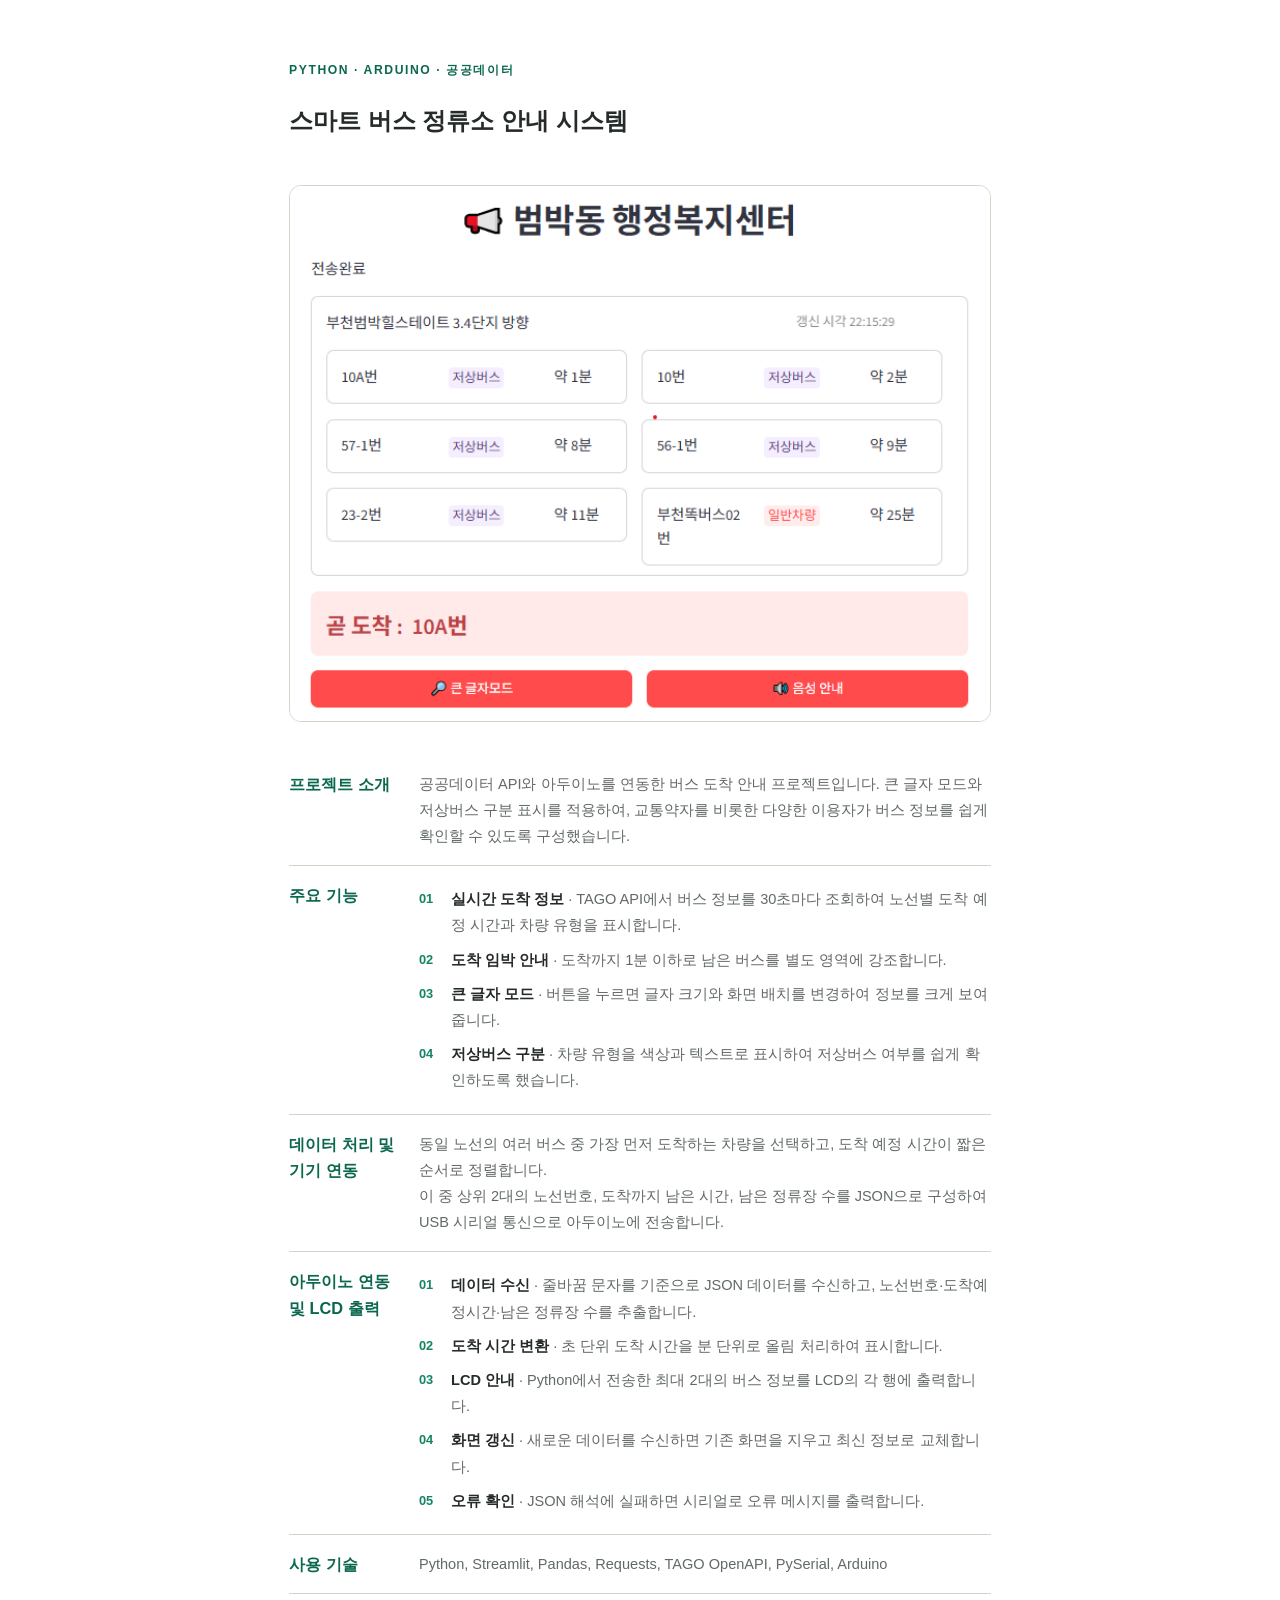
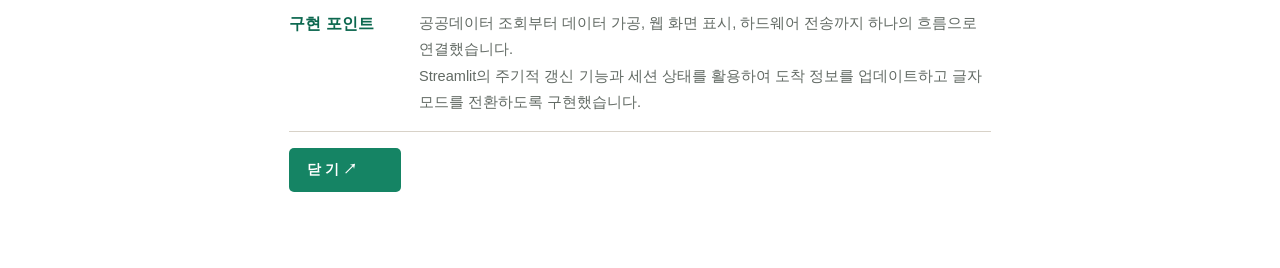
<file: project_04.html>
<!DOCTYPE html>
<html lang="ko">
<head>
  <meta charset="UTF-8">
  <meta name="viewport" content="width=device-width, initial-scale=1.0">
  <title>스마트 버스 정류소 안내 시스템 | 프로젝트 상세</title>
  <link rel="stylesheet" href="./lib/styles.css">
  <style>
    .detail-container { max-width: 860px; margin: 60px auto; padding: 0 24px; }
    .detail-back { display: inline-flex; align-items: center; margin-bottom: 24px; color: var(--accent); font-weight: 700; }
    .detail-hero-img { width: 100%; border: 1px solid var(--line); border-radius: 12px; margin: 24px 0 36px; }
  </style>
</head>
<body>
  <main class="detail-container">
    <p class="section-label">PYTHON · ARDUINO · 공공데이터</p>
    <h2>스마트 버스 정류소 안내 시스템</h2>
    <img class="detail-hero-img" src="./img/bus_img.png" alt="스마트 버스 정류소 안내 시스템 화면">

    <div class="detail-content">
      <div class="detail-row">
        <div class="detail-label">프로젝트 소개</div>
        <div class="detail-body">
          <p>공공데이터 API와 아두이노를 연동한 버스 도착 안내 프로젝트입니다. 큰 글자 모드와 저상버스 구분 표시를 적용하여, 교통약자를 비롯한 다양한 이용자가 버스 정보를 쉽게 확인할 수 있도록 구성했습니다.</p>
        </div>
      </div>

      <div class="detail-row">
        <div class="detail-label">주요 기능</div>
        <div class="detail-body">
          <div class="detail-item"><em>01</em><span><b>실시간 도착 정보</b> · TAGO API에서 버스 정보를 30초마다 조회하여 노선별 도착 예정 시간과 차량 유형을 표시합니다.</span></div>
          <div class="detail-item"><em>02</em><span><b>도착 임박 안내</b> · 도착까지 1분 이하로 남은 버스를 별도 영역에 강조합니다.</span></div>
          <div class="detail-item"><em>03</em><span><b>큰 글자 모드</b> · 버튼을 누르면 글자 크기와 화면 배치를 변경하여 정보를 크게 보여줍니다.</span></div>
          <div class="detail-item"><em>04</em><span><b>저상버스 구분</b> · 차량 유형을 색상과 텍스트로 표시하여 저상버스 여부를 쉽게 확인하도록 했습니다.</span></div>
        </div>
      </div>

      <div class="detail-row">
        <div class="detail-label">데이터 처리 및 기기 연동</div>
        <div class="detail-body">
          <p>동일 노선의 여러 버스 중 가장 먼저 도착하는 차량을 선택하고, 도착 예정 시간이 짧은 순서로 정렬합니다.<br>이 중 상위 2대의 노선번호, 도착까지 남은 시간, 남은 정류장 수를 JSON으로 구성하여 USB 시리얼 통신으로 아두이노에 전송합니다.</p>
        </div>
      </div>

      <div class="detail-row">
        <div class="detail-label">아두이노 연동 및 LCD 출력</div>
        <div class="detail-body">
          <div class="detail-item"><em>01</em><span><b>데이터 수신</b> · 줄바꿈 문자를 기준으로 JSON 데이터를 수신하고, 노선번호·도착예정시간·남은 정류장 수를 추출합니다.</span></div>
          <div class="detail-item"><em>02</em><span><b>도착 시간 변환</b> · 초 단위 도착 시간을 분 단위로 올림 처리하여 표시합니다.</span></div>
          <div class="detail-item"><em>03</em><span><b>LCD 안내</b> · Python에서 전송한 최대 2대의 버스 정보를 LCD의 각 행에 출력합니다.</span></div>
          <div class="detail-item"><em>04</em><span><b>화면 갱신</b> · 새로운 데이터를 수신하면 기존 화면을 지우고 최신 정보로 교체합니다.</span></div>
          <div class="detail-item"><em>05</em><span><b>오류 확인</b> · JSON 해석에 실패하면 시리얼로 오류 메시지를 출력합니다.</span></div>
        </div>
      </div>

      <div class="detail-row">
        <div class="detail-label">사용 기술</div>
        <div class="detail-body">
          <p>Python, Streamlit, Pandas, Requests, TAGO OpenAPI, PySerial, Arduino</p>
        </div>
      </div>

      <div class="detail-row">
        <div class="detail-label">구현 포인트</div>
        <div class="detail-body">
          <p>공공데이터 조회부터 데이터 가공, 웹 화면 표시, 하드웨어 전송까지 하나의 흐름으로 연결했습니다.<br>Streamlit의 주기적 갱신 기능과 세션 상태를 활용하여 도착 정보를 업데이트하고 글자 모드를 전환하도록 구현했습니다.</p>
        </div>
      </div>
        
      <div class="detail-row">
        <a class="project-more" onclick="window.close();">닫 기 ↗</a>
      </div>      
    </div>
  </main>
</body>
</html>
</file>
<file: lib/styles_white.css>
/* 1. 색상과 기본 설정 */
:root {
  --accent: #158464;
  --accent-dark: #0b674e;
  --accent-soft: #e7f2eb;
  --accent-muted: #688574;
  --ink: #252b28;
  --muted: #626a64;
  --paper: #ffffff;
  --wash: #f5f7f6;
  --card: #ffffff;
  --line: #d8d2c8;
  --dark: #25312d;
  --sidebar-width: clamp(100px, 22vw, 420px);
}
* { box-sizing: border-box; }
html { scroll-behavior: smooth; }
body {
  margin: 0;
  color: var(--ink);
  background: var(--paper);
  font-family: "Pretendard", "Noto Sans KR", "Malgun Gothic", Arial, sans-serif;
  line-height: 1.7;
}
a { color: inherit; text-decoration: none; }
button { font: inherit; cursor: pointer; }
:focus-visible { outline: 3px solid var(--accent); outline-offset: 3px; }
.wrap {
  width: min(100% - 35px, 980px);
  margin-left: 110px;
  margin-right: auto;
}
section { scroll-margin-top: 20px; }

/* 2. 왼쪽 메뉴 */
.site-header {
  position: fixed;
  inset: 0 auto 0 0;
  z-index: 20;
  width: var(--sidebar-width);
  background: var(--paper);
  border-right: 1px solid var(--line);
}
.nav {
  height: 100%;
  padding: 34px 24px 34px 230px;
  display: flex;
  flex-direction: column;
}
.logo { display: flex; flex-direction: column; gap: 16px; }
.logo strong { font-size: 1.2rem; font-weight: 750; letter-spacing: -.03em; }
.logo span { color: var(--muted); font-size: .78rem; line-height: 1.5; }
.nav-links {
  display: flex;
  flex-direction: column;
  gap: 8px;
  margin-top: 58px;
}
.nav-links a {
  position: relative;
  align-self: flex-start;
  display: flex;
  align-items: baseline;
  margin-left: 80px;
  padding: 7px 12px;
  font-size: 1rem;
}
.nav-links small {
  width: 18px;
  color: var(--muted);
  font-size: 1.6rem;
  transition: color .2s;
}
.nav-links a:hover small, .nav-links a.is-active small { color: var(--accent-dark); font-weight: 700; }
.nav-links .nav-label {
  position: absolute;
  right: 100%;
  top: 50%;
  padding-right: 4px;
  white-space: nowrap;
  color: var(--accent-dark);
  font-weight: 700;
  opacity: 0;
  visibility: hidden;
  pointer-events: none;
  transform: translateY(calc(-50% + 14px));
  transition: opacity .3s ease, transform .3s ease, visibility .3s;
}
/* 마우스를 올리거나 현재 섹션(.is-active)일 때 메뉴명 표시 */
.nav-links a:hover .nav-label,
.nav-links a:focus-visible .nav-label,
.nav-links a.is-active .nav-label {
  opacity: 1;
  visibility: visible;
  pointer-events: auto;
  transform: translateY(-50%);
}
.menu-toggle { display: none; }
main, .footer { margin-left: var(--sidebar-width); }

/* 3. 첫 화면 소개 */
.hero {
  background-color: var(--paper);
  background-image: radial-gradient(circle, rgba(107, 121, 111, .07) .7px, transparent 1px);
  background-size: 32px 32px;
  border-bottom: 1px solid var(--line);
  padding: 108px 0 95px;
}
.hero .wrap.hero-grid {
  width: min(calc(100% - 350px), 1400px);
  margin-left: 110px;
  display: grid;
  grid-template-columns: minmax(0, 1fr) minmax(300px, 450px);
  align-items: center;
  gap: 48px;
}
.hero-art img { display: block; width: 100%; height: auto; }
.hero-copy { max-width: 760px; }
.eyebrow, .section-label {
  margin: 0;
  color: var(--accent-dark);
  font-size: .76rem;
  letter-spacing: .13em;
  font-weight: 800;
}
.hero h1 {
  font-size: clamp(2.1rem, 5vw, 4.1rem);
  line-height: 1.18;
  letter-spacing: -.07em;
  word-break: keep-all;
  margin: 24px 0;
}
.highlight { color: var(--accent-dark); }
.hero-description {
  max-width: 650px;
  color: var(--muted);
  font-size: 1.03rem;
  word-break: keep-all;
}
.hero .learn-emphasis {
  display: inline-block;
  color: #B86646;
  transform: skewX(-10deg);   /* 오른쪽으로 살짝 기울이기 */
  transform-origin: left bottom;
}
.btn {
  display: inline-flex;
  align-items: center;
  justify-content: center;
  min-height: 46px;
  padding: 10px 20px;
  border-radius: 5px;
  font-size: .9rem;
  font-weight: 750;
}
.btn-primary { background: var(--accent); color: #fff; }
.hero-tags, .pill-list { display: flex; flex-wrap: wrap; gap: 8px; }
.hero-tags span, .pill-list span {
  padding: 4px 20px;
  color: var(--accent-dark);
  background: var(--accent-soft);
  border-radius: 5px;
  font-size: .76rem;
  font-weight: 700;
}
.detail-container { width: 750px; margin: 60px auto; padding: 0 24px; }
.detail-back { display: inline-flex; align-items: center; margin-bottom: 24px; color: var(--accent); font-weight: 700; }
.detail-hero-img { width: 100%; border: 1px solid var(--line); border-radius: 12px; margin: 24px 0 36px; }

/* 4. 경력 요약 */
.numbers {
  padding: 30px 0;
  background: var(--dark);
  color: #fff;
  border-bottom: 1px solid var(--line);
}
.number-grid {
  display: grid;
  grid-template-columns: repeat(4, 1fr);
  gap: 20px;
  text-align: center;
}
.number-grid div { display: grid; }
.number-grid strong { font-size: 1.8rem; letter-spacing: -.04em; }
.number-grid span { color: #d3dfd6; font-size: .78rem; }

/* 5. 공통 섹션 */
.section { padding: 82px 0 90px; border-bottom: 1px solid var(--line); }
.section-tint { background: var(--wash); }
.section h2, .contact h2 {
  margin: 11px 0;
  font-size: clamp(1.8rem, 3vw, 2.45rem);
  line-height: 1.3;
  letter-spacing: -.05em;
  word-break: keep-all;
}
.section-lead { margin: 0 0 34px; color: var(--muted); word-break: keep-all; }
.card-number { color: var(--accent-dark); font-size: .82rem; font-weight: 800; }

/* 6. 강의 철학 */
.philosophy-grid {
  --icon-size: 82px;
  --gap: 24px;
  display: grid;
  grid-template-columns: repeat(4, minmax(0, 1fr));
  gap: var(--gap);
  margin-top: 8px;
}
.soft-card {
  position: relative;
  display: flex;
  flex-direction: column;
  align-items: center;
  text-align: center;
}
.philosophy-icon {
  width: var(--icon-size);
  height: var(--icon-size);
  padding: 18px;
  border-radius: 50%;
  background: var(--accent-soft);
  object-fit: contain;
}
.soft-card .card-number { margin-top: 22px; font-size: .72rem; letter-spacing: .08em; }
.soft-card h3 {
  margin: 6px 0 8px;
  font-size: 1.15rem;
  letter-spacing: -.03em;
  word-break: keep-all;
}
.soft-card p {
  margin: 0;
  color: var(--muted);
  font-size: .82rem;
  word-break: keep-all;
}
/* 카드 사이를 잇는 점선과 점 */
.soft-card:not(:last-child)::after {
  content: "";
  position: absolute;
  top: calc(var(--icon-size) / 2);
  left: calc(50% + var(--icon-size) / 2 + 12px);
  width: calc(100% + var(--gap) - var(--icon-size) - 24px);
  border-top: 2px dotted #b9c4bc;
}
.soft-card:not(:last-child)::before {
  content: "";
  position: absolute;
  top: calc(var(--icon-size) / 2 - 5px);
  left: calc(100% + var(--gap) / 2 - 5px);
  width: 10px;
  height: 10px;
  border-radius: 50%;
  background: var(--accent-dark);
}

/* 7. 강의 분야 카드 */
.skill-grid-4col {
  display: grid;
  grid-template-columns: repeat(4, minmax(0, 1fr));
  gap: 20px;
  margin-top: 36px;
}
.skill-card {
  display: flex;
  flex-direction: column;
  min-width: 0;
  padding: 20px;
  background: var(--card);
  border: 1px solid var(--line);
  border-radius: 14px;
}
.card-icon-wrapper {
  display: flex;
  align-items: flex-start;
  justify-content: space-between;
  gap: 12px;
  margin-bottom: 28px;
}
.icon-circle {
  display: flex;
  align-items: center;
  justify-content: center;
  flex: 0 0 86px;
  height: 86px;
  border-radius: 50%;
  background: var(--accent-soft);
}
.icon-circle img { display: block; object-fit: contain; }
.skill-card-number {
  margin-top: 8px;
  color: var(--accent-muted);
  font-size: 1.05rem;
  font-weight: 800;
  line-height: 1.2;
}
.card-content { flex: 1; min-width: 0; }
.card-content h3 {
  margin: 0 0 18px;
  font-size: 1.3rem;
  font-weight: 800;
  line-height: 1.35;
  letter-spacing: -.04em;
  word-break: keep-all;
}
.skill-desc-v2 {
  margin: 0;
  color: var(--muted);
  font-size: .875rem;
  line-height: 1.75;
  word-break: keep-all;
  overflow-wrap: anywhere;
}
.skill-desc-v2 strong { color: var(--accent-dark); font-weight: 800; }
.card-footer { margin-top: 28px; }
.card-footer::before {
  content: "";
  display: block;
  width: 38px;
  height: 2px;
  margin-bottom: 14px;
  background: #789283;
}
.card-tools-label {
  margin: 0 0 10px;
  color: var(--accent-muted);
  font-size: .8rem;
  font-weight: 700;
  line-height: 1.4;
}
.card-tags { display: flex; flex-wrap: wrap; align-items: flex-start; gap: 6px; }
.card-tags span {
  padding: 4px 7px;
  border-radius: 5px;
  background: var(--accent-soft);
  color: var(--accent-dark);
  font-size: .7rem;
  font-weight: 800;
  line-height: 1.5;
  letter-spacing: -.02em;
  white-space: nowrap;
}

/* 8. 프로젝트 목록과 미리보기 */
.project-split {
  display: grid;
  grid-template-columns: 250px minmax(0, 1fr);
  border: 1px solid var(--line);
  background: var(--card);
}
.project-list { background: var(--wash); border-right: 1px solid var(--line); }
.project-tab {
  display: flex;
  gap: 14px;
  align-items: baseline;
  width: 100%;
  padding: 20px;
  border: 0;
  border-bottom: 1px solid var(--line);
  border-left: 3px solid transparent;
  background: transparent;
  color: var(--ink);
  text-align: left;
  font-size: 1rem;
  letter-spacing: -.03em;
}
.project-tab:last-child { border-bottom: 0; }
.project-tab small { width: 20px; color: var(--muted); font-size: .85rem; }
.project-tab:hover { background: #eef2ef; }
.project-tab.is-active {
  background: var(--card);
  border-left-color: var(--accent);
  margin-right: -1px;
  color: var(--accent-dark);
  font-weight: 700;
}
.project-tab.is-active small { color: var(--accent-dark); font-weight: 800; }
.project-pane {
  display: flex;
  flex-direction: column;
  min-height: 360px;
  padding: 30px 32px;
}
.project-pane[hidden] { display: none; }
.project-top {
  color: var(--accent-dark);
  font-size: .72rem;
  font-weight: 800;
  letter-spacing: .1em;
}
.project-pane strong { margin: 12px 0 4px; font-size: 1.4rem; letter-spacing: -.04em; }
.project-summary { margin: 0; color: var(--muted); font-size: .92rem; }
.project-shot {
  display: block;
  width: 100%;
  height: 130px;
  margin: 20px 0;
  object-fit: cover;
  background: var(--accent-soft);
  border: 1px dashed #9fc6b4;
}
.project-pane .pill-list { margin-bottom: 22px; }
.project-more {
  align-self: flex-start;
  margin-top: auto;
  padding: 10px 18px;
  border: 0;
  border-radius: 5px;
  background: var(--accent);
  color: #fff;
  font-size: .88rem;
  font-weight: 750;
  cursor: pointer;
}
.project-more:hover { background: var(--accent-dark);  }

/* 9. 강의 이력 — 항목 간격 16px / 연도 간격 28px / 들여쓰기 30px */
#career { --career-item-gap: 16px; --career-year-gap: 28px; --career-list-indent: 30px; }
#career > .wrap { width: min(calc(100% - 160px), 980px); }
.career-timeline { display: grid; gap: var(--career-year-gap); padding: 20px 0; }
.career-year-group { display: grid; grid-template-columns: 92px minmax(0, 1fr); gap: 32px; }
.career-year {
  margin: 0;
  color: var(--accent-dark);
  font-size: 2rem;
  font-weight: 750;
  line-height: 1.2;
  letter-spacing: -.05em;
  font-variant-numeric: tabular-nums;
}
.career-events {
  display: grid;
  align-content: start;
  gap: var(--career-item-gap);
  min-width: 0;
  margin: 0;
  padding: 0 0 0 var(--career-list-indent);
  list-style: none;
}
.career-event {
  position: relative;
  display: grid;
  grid-template-columns: 148px minmax(0, 1fr);
  align-items: start;
  column-gap: 24px;
}
.career-event::before {
  content: "";
  position: absolute;
  top: 8px;
  left: calc(-1 * var(--career-list-indent) - 4px);
  width: 9px;
  height: 9px;
  border: 2px solid var(--accent);
  border-radius: 50%;
  background: var(--wash);
}
.career-event:first-child::before { background: var(--accent); }
.career-events--inline { gap: 0; }
.career-events--inline .career-event + .career-event::before { content: none; }
.career-date {
  padding-top: 2px;
  color: var(--muted);
  font-size: .78rem;
  line-height: 1.7;
  font-variant-numeric: tabular-nums;
  white-space: nowrap;
}
.career-content { min-width: 0; }
.career-meta {
  display: flex;
  align-items: center;
  flex-wrap: wrap;
  gap: 6px 10px;
}
.career-school {
  font-size: .85rem;
  font-weight: 600;
  word-break: keep-all;
  overflow-wrap: anywhere;
}
.career-content p {
  margin: 0;
  color: var(--muted);
  font-size: .87rem;
  line-height: 1.75;
  word-break: keep-all;
  overflow-wrap: anywhere;
}
.background { margin-top: 32px; padding-top: 24px; border-top: 1px solid var(--line); }
.background span {
  display: block;
  color: var(--accent-dark);
  font-size: .72rem;
  font-weight: 800;
  letter-spacing: .1em;
}
.background strong { display: block; margin: 6px 0; }
.background p { margin: 0; color: var(--muted); font-size: .87rem; }

/* 10. 연락처와 푸터 */
.contact {
  padding: 40px 0;
  background: var(--accent-soft);
  color: var(--ink);
  border-bottom: 1px solid var(--line);
}
.contact .section-label { color: var(--accent-dark); }
.contact p:not(.section-label) { margin-bottom: 28px; color: var(--muted); }
.footer { padding: 20px 0; color: var(--muted); font-size: .78rem; background: var(--dark); }
.footer .wrap { display: flex; justify-content: space-between; gap: 12px; }

/* 11. TOP 버튼 */
.back-to-top {
  position: fixed;
  z-index: 15;
  right: 24px;
  bottom: 24px;
  padding: 10px 14px;
  border: 1px solid var(--line);
  border-radius: 6px;
  background: var(--card);
  color: var(--accent-dark);
  box-shadow: 0 6px 22px rgba(25, 40, 31, .12);
  font-size: .8rem;
  font-weight: 800;
  opacity: 0;
  visibility: hidden;
  transform: translateY(8px);
  transition: opacity .2s, transform .2s, visibility .2s;
}
.back-to-top.is-visible { opacity: 1; visibility: visible; transform: translateY(0); }

/* 12. 프로젝트 팝업 (왼쪽 제목 + 오른쪽 내용) */
.project-dialog {
  width: 800px;
  max-width: 90vw;
  max-height: 85vh;
  overflow: auto;
  padding: 24px;
  border: 0;
  border-radius: 16px;
  background: var(--card);
  color: var(--ink);
}
.project-dialog::backdrop { background: rgba(15, 34, 26, .58); }
.project-dialog h2 { letter-spacing: -.05em; }
.dialog-close {
  position: absolute;
  top: 8px;
  right: 16px;
  border: 0;
  background: none;
  color: var(--ink);
  font-size: 2rem;
}
#dialog-img { margin: 20px 0; }
#dialog-img img {
  display: block;
  margin: 0 auto;
  max-width: 100%;
  height: auto;
  border: 1px solid #d1d5db;
  border-radius: 12px;
  padding: 6px;
  background-color: #fff;
}
.detail-row {
  display: grid;
  grid-template-columns: 112px minmax(0, 1fr);
  gap: 18px;
  padding: 16px 0;
  border-top: 1px solid var(--line);
}
.detail-row:first-child { border-top: 0; padding-top: 4px; }
.detail-label {
  color: var(--accent-dark);
  font-size: 1.02rem;
  font-weight: 700;
  line-height: 1.6;
  word-break: keep-all;
}
.detail-body { color: var(--muted); font-size: .91rem; line-height: 1.8; }
.detail-body p { margin: 0; }
.detail-item { display: grid; grid-template-columns: 28px minmax(0, 1fr); gap: 4px; padding: 4px 0; }
.detail-item em { padding-top: 1px; color: var(--accent); font-size: .8rem; font-style: normal; font-weight: 800; }
.detail-item b { color: var(--ink); font-weight: 700; }

/* 13. 반응형 — 큰 화면부터 작은 화면 순서 */
@media (max-width: 1100px) {
  .career-event { grid-template-columns: minmax(0, 1fr); row-gap: 8px; }
  .career-events--inline { gap: var(--career-item-gap); }
}
@media (max-width: 1000px) {
  .skill-grid-4col { grid-template-columns: repeat(2, minmax(0, 1fr)); }
}
@media (max-width: 900px) {
  #career > .wrap { width: calc(100% - 48px); margin-inline: auto; }
  .site-header {
    position: relative;
    width: 100%;
    border-right: 0;
    border-bottom: 1px solid var(--line);
  }
  main, .footer { margin-left: 0; }
  .nav { height: auto; padding: 20px 24px; }
  .wrap { width: min(100% - 48px, 1080px); margin-inline: auto; }
  .hero { padding: 56px 0 48px; }
  .hero .wrap.hero-grid { width: min(100% - 48px, 1080px); margin-inline: auto; grid-template-columns: minmax(0, 1fr); gap: 32px; }
  .hero-art { max-width: 420px; }
  .nav-links a { align-self: stretch; margin-left: 0; padding: 7px 0; gap: 18px; }
  .nav-links a .nav-label,
  .nav-links a:hover .nav-label,
  .nav-links a:focus-visible .nav-label {
    position: static;
    opacity: 1;
    visibility: visible;
    pointer-events: auto;
    transform: none;
    padding-right: 0;
    color: inherit;
    font-weight: 400;
  }
  .nav-links a:hover .nav-label, .nav-links a.is-active .nav-label { color: var(--accent-dark); font-weight: 700; }
  .philosophy-grid { grid-template-columns: repeat(2, minmax(0, 1fr)); row-gap: 40px; }
  .soft-card::before, .soft-card::after { display: none !important; }
}
@media (max-width: 700px) {
  #career { --career-list-indent: 24px; --career-year-gap: 24px; }
  .career-year-group { grid-template-columns: minmax(0, 1fr); gap: 16px; }
  .career-year { font-size: 1.75rem; }
  .career-events { margin-left: 5px; }
  .career-date { white-space: normal; }
  .career-date time { white-space: nowrap; }
  .project-split { grid-template-columns: 1fr; }
  .project-list { border-right: 0; border-bottom: 1px solid var(--line); }
  .project-pane { padding: 24px 20px; }
}
@media (max-width: 600px) {
  .number-grid { grid-template-columns: repeat(2, 1fr); row-gap: 24px; }
  .skill-grid-4col { grid-template-columns: 1fr; }
  .detail-row { grid-template-columns: 1fr; gap: 6px; }
}
@media (max-width: 520px) {
  .philosophy-grid { grid-template-columns: 1fr; }
}

/* ===== 섹션 4 (TEACHING RECORD) 수정: 사진 자리 + 연도별 구분선 타임라인 ===== */
#career .career-photos { display: grid; grid-template-columns: repeat(4, 1fr); gap: 16px; margin: 0 0 30px; }
#career .career-photo {
  display: flex; flex-direction: column; align-items: center; justify-content: center; gap: 8px;
  aspect-ratio: 1.1 / 1; overflow: hidden; border-radius: 10px;
}
#career .career-photo img { width: 100%; height: 100%; object-fit: cover; border-radius: 10px; }
#career .career-photo.is-empty {
  border: 1px solid #7fae98; background: linear-gradient(135deg, #dfece5, #c9e0d3);
  color: var(--accent-dark); font-size: .78rem; font-weight: 700;
}
#career .career-timeline { gap: 0; padding: 0; }
#career .career-year-group { grid-template-columns: 130px minmax(0, 1fr); gap: 0; align-items: start; padding: 14px 0; border-top: 1px solid #cfd6d1; }
#career .career-year { font-size: 2.5rem; font-weight: 800; line-height: 1.1; padding-top: 2px; }
#career .career-events { padding: 0; }
#career .career-event { padding: 4px 0; grid-template-columns: 170px minmax(0, 1fr); column-gap: 30px; align-items: baseline; }
#career .career-event::before { content: none; }
#career .career-date { font-size: .84rem; font-weight: 700; padding-top: 0; }
#career .career-meta { display: block; white-space: nowrap; }
#career .career-school { font-size: 1rem; font-weight: 800; margin-right: 10px; }
#career .career-role { margin-right: 10px; }
#career .career-content p { display: inline; margin: 0; font-size: .95rem; }
@media (max-width: 900px) {
  #career .career-photos { grid-template-columns: repeat(2, 1fr); }
  #career .career-year-group { grid-template-columns: minmax(0, 1fr); gap: 8px; }
  #career .career-event { grid-template-columns: minmax(0, 1fr); row-gap: 2px; }
  #career .career-meta { white-space: normal; }
}

/* ===== 전체 흰색 배경 (수치 띠는 원래의 어두운 색 유지) ===== */
:root { --wash: #fff; }
.section-tint, .contact { background: #fff; }
.footer { background: #fff; border-top: 1px solid var(--line); }
/* 3. 프로젝트: 그라데이션/그림자 없이 선으로 마무리 */
.project-split { border-radius: 12px; overflow: hidden; }
.project-list { background: #fff; }
.project-tab:hover, .project-tab.is-active { background: #f3f8f5; }
#career .career-year-group { border-top-color: var(--line); }
</file>
<file: lib/styles.css>
/* 1. 색상과 기본 설정 */
:root {
  --accent: #158464;
  --accent-dark: #0b674e;
  --accent-soft: #e7f2eb;
  --accent-muted: #688574;
  --ink: #252b28;
  --muted: #626a64;
  --paper: #ffffff;
  --wash: #f5f7f6;
  --card: #ffffff;
  --line: #d8d2c8;
  --dark: #25312d;
  --sidebar-width: clamp(100px, 22vw, 420px);
}
* { box-sizing: border-box; }
html { scroll-behavior: smooth; }
body {
  margin: 0;
  color: var(--ink);
  background: var(--paper);
  font-family: "Pretendard", "Noto Sans KR", "Malgun Gothic", Arial, sans-serif;
  line-height: 1.7;
}
a { color: inherit; text-decoration: none; }
button { font: inherit; cursor: pointer; }
:focus-visible { outline: 3px solid var(--accent); outline-offset: 3px; }
.wrap {
  width: min(100% - 35px, 980px);
  margin-left: 110px;
  margin-right: auto;
}
section { scroll-margin-top: 20px; }

/* 2. 왼쪽 메뉴 */
.site-header {
  position: fixed;
  inset: 0 auto 0 0;
  z-index: 20;
  width: var(--sidebar-width);
  background: var(--paper);
  border-right: 1px solid var(--line);
}
.nav {
  height: 100%;
  padding: 34px 24px 34px 230px;
  display: flex;
  flex-direction: column;
}
.logo { display: flex; flex-direction: column; gap: 16px; }
.logo strong { font-size: 1.2rem; font-weight: 750; letter-spacing: -.03em; }
.logo span { color: var(--muted); font-size: .78rem; line-height: 1.5; }
.nav-links {
  display: flex;
  flex-direction: column;
  gap: 8px;
  margin-top: 58px;
}
.nav-links a {
  position: relative;
  align-self: flex-start;
  display: flex;
  align-items: baseline;
  margin-left: 80px;
  padding: 7px 12px;
  font-size: 1rem;
}
.nav-links small {
  width: 18px;
  color: var(--muted);
  font-size: 1.6rem;
  transition: color .2s;
}
.nav-links a:hover small, .nav-links a.is-active small { color: var(--accent-dark); font-weight: 700; }
.nav-links .nav-label {
  position: absolute;
  right: 100%;
  top: 50%;
  padding-right: 4px;
  white-space: nowrap;
  color: var(--accent-dark);
  font-weight: 700;
  opacity: 0;
  visibility: hidden;
  pointer-events: none;
  transform: translateY(calc(-50% + 14px));
  transition: opacity .3s ease, transform .3s ease, visibility .3s;
}
/* 마우스를 올리거나 현재 섹션(.is-active)일 때 메뉴명 표시 */
.nav-links a:hover .nav-label,
.nav-links a:focus-visible .nav-label,
.nav-links a.is-active .nav-label {
  opacity: 1;
  visibility: visible;
  pointer-events: auto;
  transform: translateY(-50%);
}
.menu-toggle { display: none; }
main, .footer { margin-left: var(--sidebar-width); }

/* 3. 첫 화면 소개 */
.hero {
  background-color: var(--paper);
  background-image: radial-gradient(circle, rgba(107, 121, 111, .07) .7px, transparent 1px);
  background-size: 32px 32px;
  border-bottom: 1px solid var(--line);
  padding: 108px 0 95px;
}
.hero .wrap.hero-grid {
  width: min(calc(100% - 350px), 1400px);
  margin-left: 110px;
  display: grid;
  grid-template-columns: minmax(0, 1fr) minmax(300px, 450px);
  align-items: center;
  gap: 48px;
}
.hero-art img { display: block; width: 100%; height: auto; }
.hero-copy { max-width: 760px; }
.eyebrow, .section-label {
  margin: 0;
  color: var(--accent-dark);
  font-size: .76rem;
  letter-spacing: .13em;
  font-weight: 800;
}
.hero h1 {
  font-size: clamp(2.1rem, 5vw, 4.1rem);
  line-height: 1.18;
  letter-spacing: -.07em;
  word-break: keep-all;
  margin: 24px 0;
}
.highlight { color: var(--accent-dark); }
.hero-description {
  max-width: 650px;
  color: var(--muted);
  font-size: 1.03rem;
  word-break: keep-all;
}
.hero .learn-emphasis {
  display: inline-block;
  color: #B86646;
  transform: skewX(-10deg);   /* 오른쪽으로 살짝 기울이기 */
  transform-origin: left bottom;
}
.btn {
  display: inline-flex;
  align-items: center;
  justify-content: center;
  min-height: 46px;
  padding: 10px 20px;
  border-radius: 5px;
  font-size: .9rem;
  font-weight: 750;
}
.btn-primary { background: var(--accent); color: #fff; }
.hero-tags, .pill-list { display: flex; flex-wrap: wrap; gap: 8px; }
.hero-tags span, .pill-list span {
  padding: 4px 20px;
  color: var(--accent-dark);
  background: var(--accent-soft);
  border-radius: 5px;
  font-size: .76rem;
  font-weight: 700;
}
.detail-container { width: 750px; margin: 60px auto; padding: 0 24px; }
.detail-back { display: inline-flex; align-items: center; margin-bottom: 24px; color: var(--accent); font-weight: 700; }
.detail-hero-img { width: 100%; border: 1px solid var(--line); border-radius: 12px; margin: 24px 0 36px; }

/* 4. 경력 요약 */
.numbers {
  padding: 30px 0;
  background: var(--dark);
  color: #fff;
  border-bottom: 1px solid var(--line);
}
.number-grid {
  display: grid;
  grid-template-columns: repeat(4, 1fr);
  gap: 20px;
  text-align: center;
}
.number-grid div { display: grid; }
.number-grid strong { font-size: 1.8rem; letter-spacing: -.04em; }
.number-grid span { color: #d3dfd6; font-size: .78rem; }

/* 5. 공통 섹션 */
.section { padding: 82px 0 90px; border-bottom: 1px solid var(--line); }
.section-tint { background: var(--wash); }
.section h2, .contact h2 {
  margin: 11px 0;
  font-size: clamp(1.8rem, 3vw, 2.45rem);
  line-height: 1.3;
  letter-spacing: -.05em;
  word-break: keep-all;
}
.section-lead { margin: 0 0 34px; color: var(--muted); word-break: keep-all; }
.card-number { color: var(--accent-dark); font-size: .82rem; font-weight: 800; }

/* 6. 강의 철학 */
.philosophy-grid {
  --icon-size: 82px;
  --gap: 24px;
  display: grid;
  grid-template-columns: repeat(4, minmax(0, 1fr));
  gap: var(--gap);
  margin-top: 8px;
}
.soft-card {
  position: relative;
  display: flex;
  flex-direction: column;
  align-items: center;
  text-align: center;
}
.philosophy-icon {
  width: var(--icon-size);
  height: var(--icon-size);
  padding: 18px;
  border-radius: 50%;
  background: var(--accent-soft);
  object-fit: contain;
}
.soft-card .card-number { margin-top: 22px; font-size: .72rem; letter-spacing: .08em; }
.soft-card h3 {
  margin: 6px 0 8px;
  font-size: 1.15rem;
  letter-spacing: -.03em;
  word-break: keep-all;
}
.soft-card p {
  margin: 0;
  color: var(--muted);
  font-size: .82rem;
  word-break: keep-all;
}
/* 카드 사이를 잇는 점선과 점 */
.soft-card:not(:last-child)::after {
  content: "";
  position: absolute;
  top: calc(var(--icon-size) / 2);
  left: calc(50% + var(--icon-size) / 2 + 12px);
  width: calc(100% + var(--gap) - var(--icon-size) - 24px);
  border-top: 2px dotted #b9c4bc;
}
.soft-card:not(:last-child)::before {
  content: "";
  position: absolute;
  top: calc(var(--icon-size) / 2 - 5px);
  left: calc(100% + var(--gap) / 2 - 5px);
  width: 10px;
  height: 10px;
  border-radius: 50%;
  background: var(--accent-dark);
}

/* 7. 강의 분야 카드 */
.skill-grid-4col {
  display: grid;
  grid-template-columns: repeat(4, minmax(0, 1fr));
  gap: 20px;
  margin-top: 36px;
}
.skill-card {
  display: flex;
  flex-direction: column;
  min-width: 0;
  padding: 20px;
  background: var(--card);
  border: 1px solid var(--line);
  border-radius: 14px;
}
.card-icon-wrapper {
  display: flex;
  align-items: flex-start;
  justify-content: space-between;
  gap: 12px;
  margin-bottom: 28px;
}
.icon-circle {
  display: flex;
  align-items: center;
  justify-content: center;
  flex: 0 0 86px;
  height: 86px;
  border-radius: 50%;
  background: var(--accent-soft);
}
.icon-circle img { display: block; object-fit: contain; }
.skill-card-number {
  margin-top: 8px;
  color: var(--accent-muted);
  font-size: 1.05rem;
  font-weight: 800;
  line-height: 1.2;
}
.card-content { flex: 1; min-width: 0; }
.card-content h3 {
  margin: 0 0 18px;
  font-size: 1.3rem;
  font-weight: 800;
  line-height: 1.35;
  letter-spacing: -.04em;
  word-break: keep-all;
}
.skill-desc-v2 {
  margin: 0;
  color: var(--muted);
  font-size: .875rem;
  line-height: 1.75;
  word-break: keep-all;
  overflow-wrap: anywhere;
}
.skill-desc-v2 strong { color: var(--accent-dark); font-weight: 800; }
.card-footer { margin-top: 28px; }
.card-footer::before {
  content: "";
  display: block;
  width: 38px;
  height: 2px;
  margin-bottom: 14px;
  background: #789283;
}
.card-tools-label {
  margin: 0 0 10px;
  color: var(--accent-muted);
  font-size: .8rem;
  font-weight: 700;
  line-height: 1.4;
}
.card-tags { display: flex; flex-wrap: wrap; align-items: flex-start; gap: 6px; }
.card-tags span {
  padding: 4px 7px;
  border-radius: 5px;
  background: var(--accent-soft);
  color: var(--accent-dark);
  font-size: .7rem;
  font-weight: 800;
  line-height: 1.5;
  letter-spacing: -.02em;
  white-space: nowrap;
}

/* 8. 프로젝트 목록과 미리보기 */
.project-split {
  display: grid;
  grid-template-columns: 250px minmax(0, 1fr);
  border: 1px solid var(--line);
  background: var(--card);
}
.project-list { background: var(--wash); border-right: 1px solid var(--line); }
.project-tab {
  display: flex;
  gap: 14px;
  align-items: baseline;
  width: 100%;
  padding: 20px;
  border: 0;
  border-bottom: 1px solid var(--line);
  border-left: 3px solid transparent;
  background: transparent;
  color: var(--ink);
  text-align: left;
  font-size: 1rem;
  letter-spacing: -.03em;
}
.project-tab:last-child { border-bottom: 0; }
.project-tab small { width: 20px; color: var(--muted); font-size: .85rem; }
.project-tab:hover { background: #eef2ef; }
.project-tab.is-active {
  background: var(--card);
  border-left-color: var(--accent);
  margin-right: -1px;
  color: var(--accent-dark);
  font-weight: 700;
}
.project-tab.is-active small { color: var(--accent-dark); font-weight: 800; }
.project-pane {
  display: flex;
  flex-direction: column;
  min-height: 360px;
  padding: 30px 32px;
}
.project-pane[hidden] { display: none; }
.project-top {
  color: var(--accent-dark);
  font-size: .72rem;
  font-weight: 800;
  letter-spacing: .1em;
}
.project-pane strong { margin: 12px 0 4px; font-size: 1.4rem; letter-spacing: -.04em; }
.project-summary { margin: 0; color: var(--muted); font-size: .92rem; }
.project-shot {
  display: block;
  width: 100%;
  height: 130px;
  margin: 20px 0;
  object-fit: cover;
  background: var(--accent-soft);
  border: 1px dashed #9fc6b4;
}
.project-pane .pill-list { margin-bottom: 22px; }
.project-more {
  align-self: flex-start;
  margin-top: auto;
  padding: 10px 18px;
  border: 0;
  border-radius: 5px;
  background: var(--accent);
  color: #fff;
  font-size: .88rem;
  font-weight: 750;
  cursor: pointer;
}
.project-more:hover { background: var(--accent-dark);  }

/* 9. 강의 이력 — 항목 간격 16px / 연도 간격 28px / 들여쓰기 30px */
#career { --career-item-gap: 16px; --career-year-gap: 28px; --career-list-indent: 30px; }
#career > .wrap { width: min(calc(100% - 160px), 980px); }
.career-timeline { display: grid; gap: var(--career-year-gap); padding: 20px 0; }
.career-year-group { display: grid; grid-template-columns: 92px minmax(0, 1fr); gap: 32px; }
.career-year {
  margin: 0;
  color: var(--accent-dark);
  font-size: 2rem;
  font-weight: 750;
  line-height: 1.2;
  letter-spacing: -.05em;
  font-variant-numeric: tabular-nums;
}
.career-events {
  display: grid;
  align-content: start;
  gap: var(--career-item-gap);
  min-width: 0;
  margin: 0;
  padding: 0 0 0 var(--career-list-indent);
  list-style: none;
}
.career-event {
  position: relative;
  display: grid;
  grid-template-columns: 148px minmax(0, 1fr);
  align-items: start;
  column-gap: 24px;
}
.career-event::before {
  content: "";
  position: absolute;
  top: 8px;
  left: calc(-1 * var(--career-list-indent) - 4px);
  width: 9px;
  height: 9px;
  border: 2px solid var(--accent);
  border-radius: 50%;
  background: var(--wash);
}
.career-event:first-child::before { background: var(--accent); }
.career-events--inline { gap: 0; }
.career-events--inline .career-event + .career-event::before { content: none; }
.career-date {
  padding-top: 2px;
  color: var(--muted);
  font-size: .78rem;
  line-height: 1.7;
  font-variant-numeric: tabular-nums;
  white-space: nowrap;
}
.career-content { min-width: 0; }
.career-meta {
  display: flex;
  align-items: center;
  flex-wrap: wrap;
  gap: 6px 10px;
}
.career-school {
  font-size: .85rem;
  font-weight: 600;
  word-break: keep-all;
  overflow-wrap: anywhere;
}
.career-content p {
  margin: 0;
  color: var(--muted);
  font-size: .87rem;
  line-height: 1.75;
  word-break: keep-all;
  overflow-wrap: anywhere;
}
.background { margin-top: 32px; padding-top: 24px; border-top: 1px solid var(--line); }
.background span {
  display: block;
  color: var(--accent-dark);
  font-size: .72rem;
  font-weight: 800;
  letter-spacing: .1em;
}
.background strong { display: block; margin: 6px 0; }
.background p { margin: 0; color: var(--muted); font-size: .87rem; }

/* 10. 연락처와 푸터 */
.contact {
  padding: 40px 0;
  background: var(--accent-soft);
  color: var(--ink);
  border-bottom: 1px solid var(--line);
}
.contact .section-label { color: var(--accent-dark); }
.contact p:not(.section-label) { margin-bottom: 28px; color: var(--muted); }
.footer { padding: 20px 0; color: var(--muted); font-size: .78rem; background: var(--dark); }
.footer .wrap { display: flex; justify-content: space-between; gap: 12px; }

/* 11. TOP 버튼 */
.back-to-top {
  position: fixed;
  z-index: 15;
  right: 24px;
  bottom: 24px;
  padding: 10px 14px;
  border: 1px solid var(--line);
  border-radius: 6px;
  background: var(--card);
  color: var(--accent-dark);
  box-shadow: 0 6px 22px rgba(25, 40, 31, .12);
  font-size: .8rem;
  font-weight: 800;
  opacity: 0;
  visibility: hidden;
  transform: translateY(8px);
  transition: opacity .2s, transform .2s, visibility .2s;
}
.back-to-top.is-visible { opacity: 1; visibility: visible; transform: translateY(0); }

/* 12. 프로젝트 팝업 (왼쪽 제목 + 오른쪽 내용) */
.project-dialog {
  width: 800px;
  max-width: 90vw;
  max-height: 85vh;
  overflow: auto;
  padding: 24px;
  border: 0;
  border-radius: 16px;
  background: var(--card);
  color: var(--ink);
}
.project-dialog::backdrop { background: rgba(15, 34, 26, .58); }
.project-dialog h2 { letter-spacing: -.05em; }
.dialog-close {
  position: absolute;
  top: 8px;
  right: 16px;
  border: 0;
  background: none;
  color: var(--ink);
  font-size: 2rem;
}
#dialog-img { margin: 20px 0; }
#dialog-img img {
  display: block;
  margin: 0 auto;
  max-width: 100%;
  height: auto;
  border: 1px solid #d1d5db;
  border-radius: 12px;
  padding: 6px;
  background-color: #fff;
}
.detail-row {
  display: grid;
  grid-template-columns: 112px minmax(0, 1fr);
  gap: 18px;
  padding: 16px 0;
  border-top: 1px solid var(--line);
}
.detail-row:first-child { border-top: 0; padding-top: 4px; }
.detail-label {
  color: var(--accent-dark);
  font-size: 1.02rem;
  font-weight: 700;
  line-height: 1.6;
  word-break: keep-all;
}
.detail-body { color: var(--muted); font-size: .91rem; line-height: 1.8; }
.detail-body p { margin: 0; }
.detail-item { display: grid; grid-template-columns: 28px minmax(0, 1fr); gap: 4px; padding: 4px 0; }
.detail-item em { padding-top: 1px; color: var(--accent); font-size: .8rem; font-style: normal; font-weight: 800; }
.detail-item b { color: var(--ink); font-weight: 700; }

/* 13. 반응형 — 큰 화면부터 작은 화면 순서 */
@media (max-width: 1100px) {
  .career-event { grid-template-columns: minmax(0, 1fr); row-gap: 8px; }
  .career-events--inline { gap: var(--career-item-gap); }
}
@media (max-width: 1000px) {
  .skill-grid-4col { grid-template-columns: repeat(2, minmax(0, 1fr)); }
}
@media (max-width: 900px) {
  #career > .wrap { width: calc(100% - 48px); margin-inline: auto; }
  .site-header {
    position: relative;
    width: 100%;
    border-right: 0;
    border-bottom: 1px solid var(--line);
  }
  main, .footer { margin-left: 0; }
  .nav { height: auto; padding: 20px 24px; }
  .wrap { width: min(100% - 48px, 1080px); margin-inline: auto; }
  .hero { padding: 56px 0 48px; }
  .hero .wrap.hero-grid { width: min(100% - 48px, 1080px); margin-inline: auto; grid-template-columns: minmax(0, 1fr); gap: 32px; }
  .hero-art { max-width: 420px; }
  .nav-links a { align-self: stretch; margin-left: 0; padding: 7px 0; gap: 18px; }
  .nav-links a .nav-label,
  .nav-links a:hover .nav-label,
  .nav-links a:focus-visible .nav-label {
    position: static;
    opacity: 1;
    visibility: visible;
    pointer-events: auto;
    transform: none;
    padding-right: 0;
    color: inherit;
    font-weight: 400;
  }
  .nav-links a:hover .nav-label, .nav-links a.is-active .nav-label { color: var(--accent-dark); font-weight: 700; }
  .philosophy-grid { grid-template-columns: repeat(2, minmax(0, 1fr)); row-gap: 40px; }
  .soft-card::before, .soft-card::after { display: none !important; }
}
@media (max-width: 700px) {
  #career { --career-list-indent: 24px; --career-year-gap: 24px; }
  .career-year-group { grid-template-columns: minmax(0, 1fr); gap: 16px; }
  .career-year { font-size: 1.75rem; }
  .career-events { margin-left: 5px; }
  .career-date { white-space: normal; }
  .career-date time { white-space: nowrap; }
  .project-split { grid-template-columns: 1fr; }
  .project-list { border-right: 0; border-bottom: 1px solid var(--line); }
  .project-pane { padding: 24px 20px; }
}
@media (max-width: 600px) {
  .number-grid { grid-template-columns: repeat(2, 1fr); row-gap: 24px; }
  .skill-grid-4col { grid-template-columns: 1fr; }
  .detail-row { grid-template-columns: 1fr; gap: 6px; }
}
@media (max-width: 520px) {
  .philosophy-grid { grid-template-columns: 1fr; }
}
</file>
